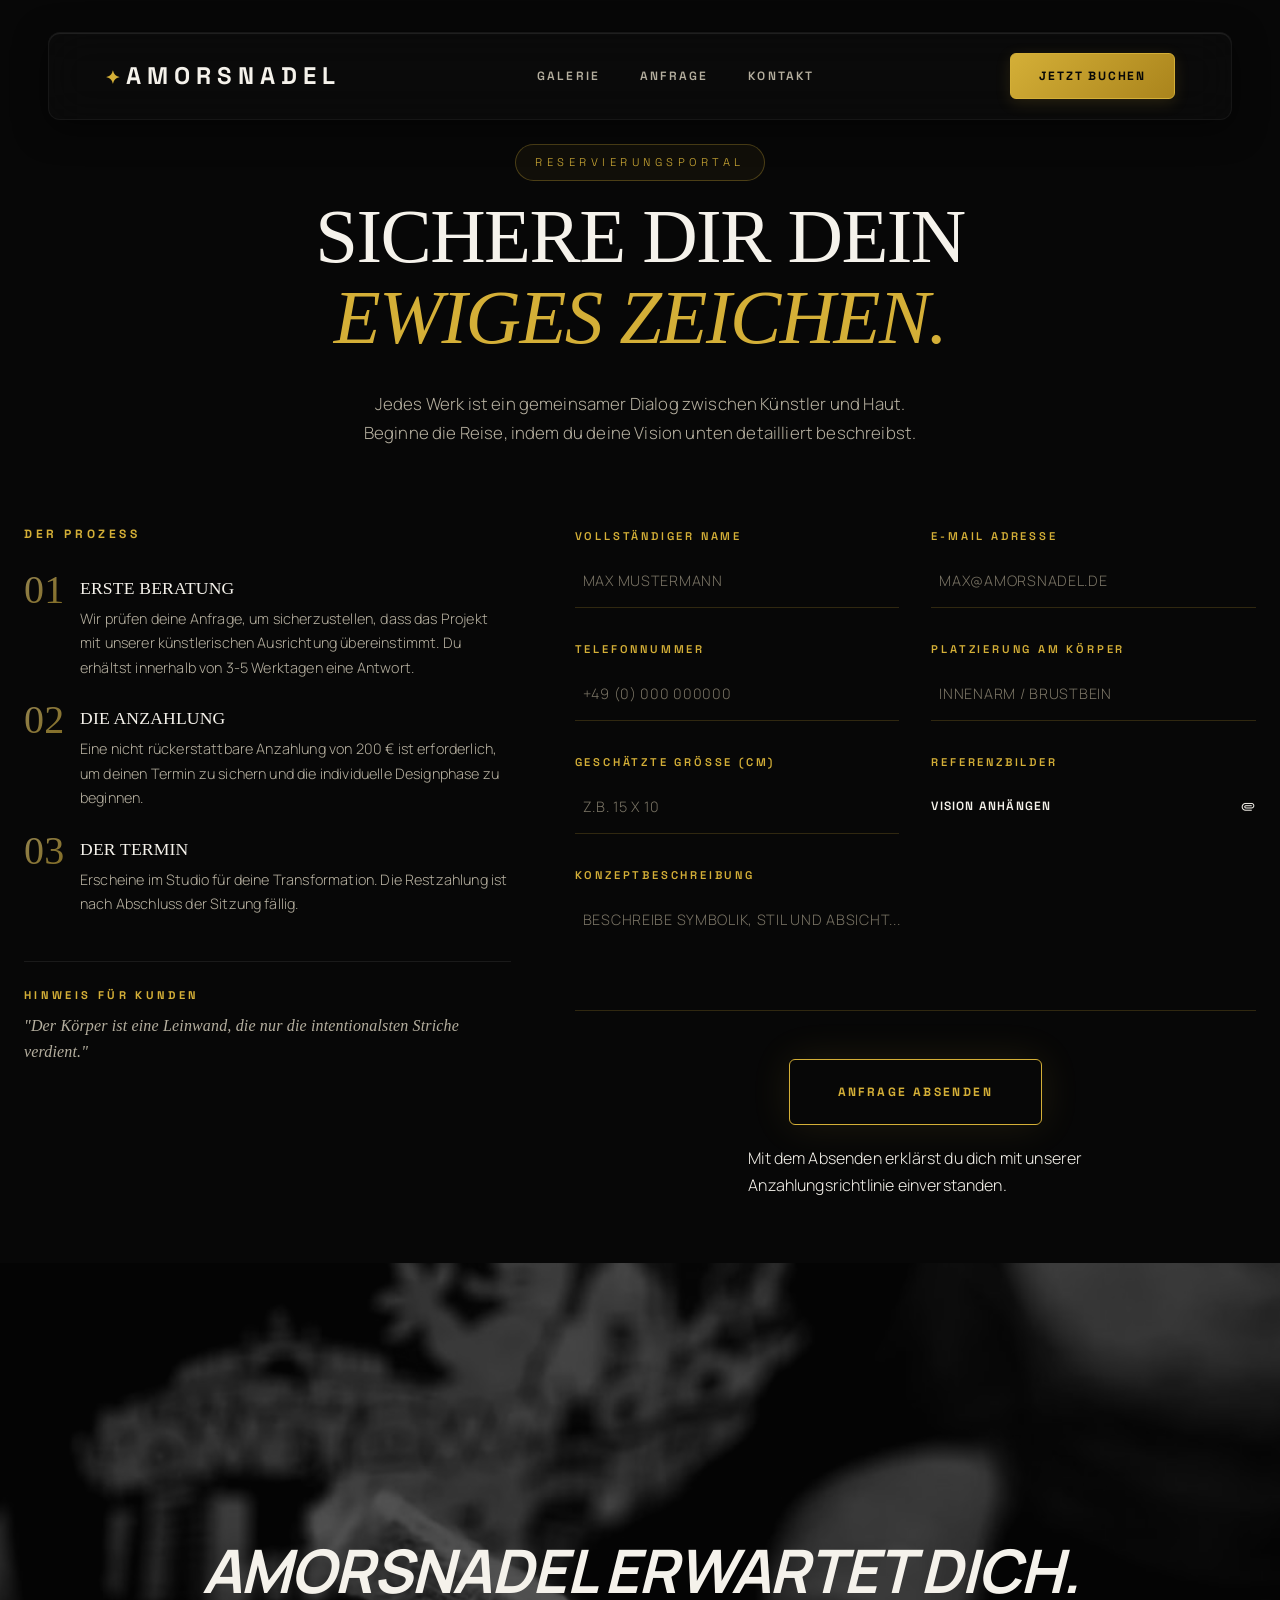
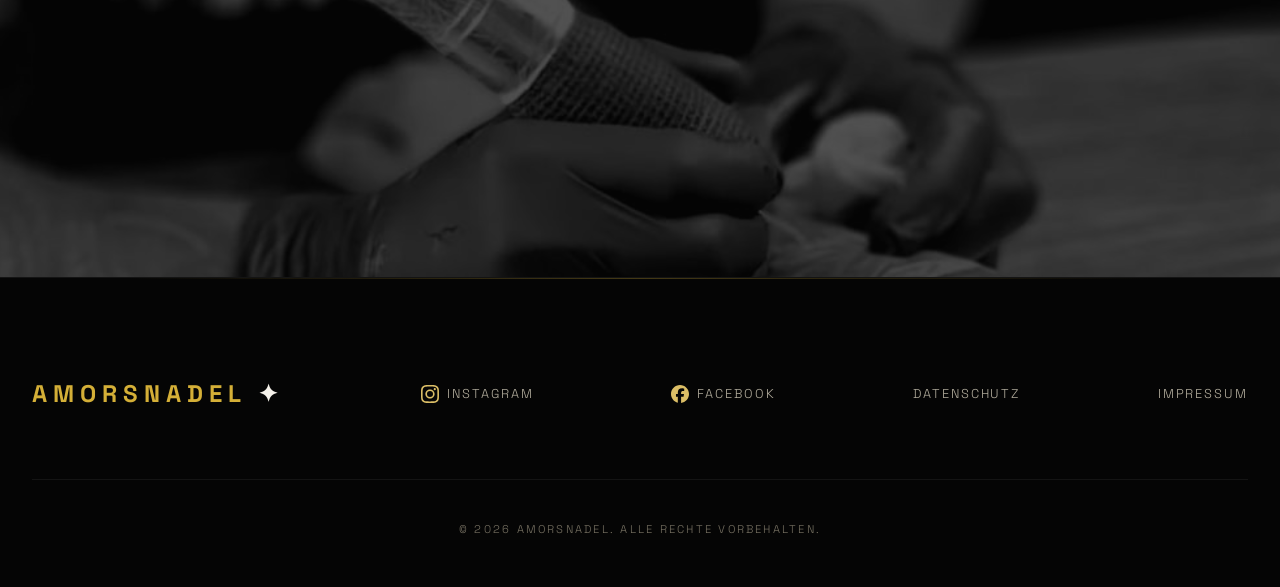
<file: anfrage.html>
<!DOCTYPE html>
<html class="dark" lang="de">
<head>
  <meta charset="utf-8" />
  <meta name="viewport" content="width=device-width, initial-scale=1.0" />
  <title>Anfrage – AmorsNadel</title>
  <meta name="description" content="Sichere dir dein Tattoo bei AmorsNadel – Buchungsanfrage und Beratungsprozess." />

  <!-- Fonts -->
  <link href="https://fonts.googleapis.com" rel="preconnect" />
  <link href="https://fonts.gstatic.com" rel="preconnect" crossorigin />
  <link href="https://fonts.googleapis.com/css2?family=Space+Grotesk:wght@300;400;500;600;700&family=Manrope:wght@200;300;400;500;600;700;800&display=swap" rel="stylesheet" />
  <link href="https://fonts.googleapis.com/css2?family=Material+Symbols+Outlined:wght,FILL@100..700,0..1&display=swap" rel="stylesheet" />

  <!-- Styles -->
  <link rel="stylesheet" href="css/style.css" />
  <link rel="stylesheet" href="css/pages.css" />

  <style>
    .reveal {
      opacity: 0;
      transform: translateY(30px);
      transition: opacity 0.8s ease, transform 0.8s ease;
    }
    .reveal.revealed {
      opacity: 1;
      transform: translateY(0);
    }
  </style>
</head>
<body>
  <!-- ===== Navigation ===== -->
  <nav class="nav">
    <a href="index.html" class="nav__logo">AMORSNADEL</a>
    <div class="nav__links">
      <a href="galerie.html" class="nav__link">Galerie</a>
      <a href="anfrage.html" class="nav__link nav__link--active">Anfrage</a>
      <a href="kontakt.html" class="nav__link">Kontakt</a>
    </div>
    <a href="anfrage.html" class="nav__cta">Jetzt Buchen</a>
    <button class="nav__hamburger" aria-label="Menü öffnen">
      <span></span><span></span><span></span>
    </button>
  </nav>

  <div class="nav__mobile-menu">
    <a href="galerie.html" class="nav__link">Galerie</a>
    <a href="anfrage.html" class="nav__link nav__link--active">Anfrage</a>
    <a href="kontakt.html" class="nav__link">Kontakt</a>
  </div>

  <main style="padding-top: 5rem;">
    <!-- ===== Hero Header ===== -->
    <section class="anfrage-hero">
      <div class="anfrage-hero__inner reveal">
        <span class="anfrage-hero__label font-body">Reservierungsportal</span>
        <h1 class="anfrage-hero__title">
          SICHERE DIR DEIN <br /><span>EWIGES ZEICHEN.</span>
        </h1>
        <p class="anfrage-hero__desc">
          Jedes Werk ist ein gemeinsamer Dialog zwischen Künstler und Haut. Beginne die Reise, indem du deine Vision unten detailliert beschreibst.
        </p>
      </div>
    </section>

    <!-- ===== Booking Content Grid ===== -->
    <section class="booking-grid">
      <!-- Left: Process -->
      <div class="booking-process">
        <div class="booking-process__sticky reveal">
          <h2 class="booking-process__title font-headline">DER PROZESS</h2>

          <div class="booking-step">
            <span class="booking-step__number">01</span>
            <h3 class="booking-step__title">ERSTE BERATUNG</h3>
            <p class="booking-step__desc">
              Wir prüfen deine Anfrage, um sicherzustellen, dass das Projekt mit unserer künstlerischen Ausrichtung übereinstimmt. Du erhältst innerhalb von 3-5 Werktagen eine Antwort.
            </p>
          </div>

          <div class="booking-step">
            <span class="booking-step__number">02</span>
            <h3 class="booking-step__title">DIE ANZAHLUNG</h3>
            <p class="booking-step__desc">
              Eine nicht rückerstattbare Anzahlung von 200 € ist erforderlich, um deinen Termin zu sichern und die individuelle Designphase zu beginnen.
            </p>
          </div>

          <div class="booking-step">
            <span class="booking-step__number">03</span>
            <h3 class="booking-step__title">DER TERMIN</h3>
            <p class="booking-step__desc">
              Erscheine im Studio für deine Transformation. Die Restzahlung ist nach Abschluss der Sitzung fällig.
            </p>
          </div>

          <div class="booking-note">
            <p class="booking-note__label font-body">Hinweis für Kunden</p>
            <p class="booking-note__text">"Der Körper ist eine Leinwand, die nur die intentionalsten Striche verdient."</p>
          </div>
        </div>
      </div>

      <!-- Right: Form -->
      <div class="booking-form-section">
        <form class="booking-form reveal">
          <div class="booking-form__row">
            <div class="booking-form__group">
              <label>Vollständiger Name</label>
              <input type="text" class="form-underline" placeholder="MAX MUSTERMANN" required />
            </div>
            <div class="booking-form__group">
              <label>E-Mail Adresse</label>
              <input type="email" class="form-underline" placeholder="MAX@AMORSNADEL.DE" required />
            </div>
          </div>

          <div class="booking-form__row">
            <div class="booking-form__group">
              <label>Telefonnummer</label>
              <input type="tel" class="form-underline" placeholder="+49 (0) 000 000000" />
            </div>
            <div class="booking-form__group">
              <label>Platzierung am Körper</label>
              <input type="text" class="form-underline" placeholder="INNENARM / BRUSTBEIN" />
            </div>
          </div>

          <div class="booking-form__row">
            <div class="booking-form__group">
              <label>Geschätzte Größe (CM)</label>
              <input type="text" class="form-underline" placeholder="Z.B. 15 X 10" />
            </div>
            <div class="booking-form__group">
              <label>Referenzbilder</label>
              <div style="position:relative; width:100%">
                <input type="file" id="file-upload" style="display:none" />
                <label for="file-upload" style="display:flex; align-items:center; justify-content:space-between; padding:1rem 0; color:var(--outline-variant); border-bottom:1px solid var(--outline-variant); cursor:pointer; transition:color 0.3s;">
                  <span class="font-headline" style="font-size:0.75rem; letter-spacing:0.1em; text-transform:uppercase">VISION ANHÄNGEN</span>
                  <span class="material-symbols-outlined" style="font-size:1rem">attachment</span>
                </label>
              </div>
            </div>
          </div>

          <div class="booking-form__group">
            <label>Konzeptbeschreibung</label>
            <textarea class="form-underline" rows="4" placeholder="BESCHREIBE SYMBOLIK, STIL UND ABSICHT..." style="resize:none"></textarea>
          </div>

          <div class="booking-form__actions">
            <button type="submit" class="btn btn--secondary" style="padding:1.5rem 3rem; box-shadow:0 0 40px rgba(242,202,80,0.1); letter-spacing:0.2em;">
              Anfrage absenden
            </button>
            <p class="booking-form__disclaimer">
              Mit dem Absenden erklärst du dich mit unserer<br />Anzahlungsrichtlinie einverstanden.
            </p>
          </div>
        </form>
      </div>
    </section>

    <!-- ===== Visual Divider Section ===== -->
    <section style="height:614px; position:relative; overflow:hidden; display:flex; align-items:center; justify-content:center;">
      <div style="position:absolute; inset:0; z-index:0;">
        <img src="Bilder/kunstbeiarbeit1.webp" alt="Studio-Atmosphäre" style="width:100%; height:100%; object-fit:cover; filter:grayscale(100%); opacity:0.3; transform:scale(1.1);" />
        <div style="position:absolute; inset:0; background:linear-gradient(to top, var(--surface), transparent, var(--surface))"></div>
      </div>
      <div style="position:relative; z-index:10; text-align:center; padding:0 2rem;">
        <h2 class="font-headline" style="font-size:clamp(2rem, 5vw, 3.75rem); font-weight:700; letter-spacing:-0.02em; font-style:italic;">AMORSNADEL ERWARTET DICH.</h2>
      </div>
    </section>
  </main>

  <!-- ===== Footer ===== -->
  <footer class="footer">
    <div class="footer__row">
      <a href="index.html" class="footer__logo">AMORSNADEL</a>
      <a href="#" class="footer__link footer__link--social" aria-label="Instagram">
        <img src="Bilder/instagram.svg" alt="" class="footer__icon" />
        <span>Instagram</span>
      </a>
      <a href="#" class="footer__link footer__link--social" aria-label="Facebook">
        <img src="Bilder/facebook.svg" alt="" class="footer__icon" />
        <span>Facebook</span>
      </a>
      <a href="datenschutz.html" class="footer__link">Datenschutz</a>
      <a href="impressum.html" class="footer__link">Impressum</a>
    </div>
    <div class="footer__copy">© 2026 AMORSNADEL. Alle Rechte vorbehalten.</div>
  </footer>

  <script src="js/main.js"></script>
</body>
</html>
</file>
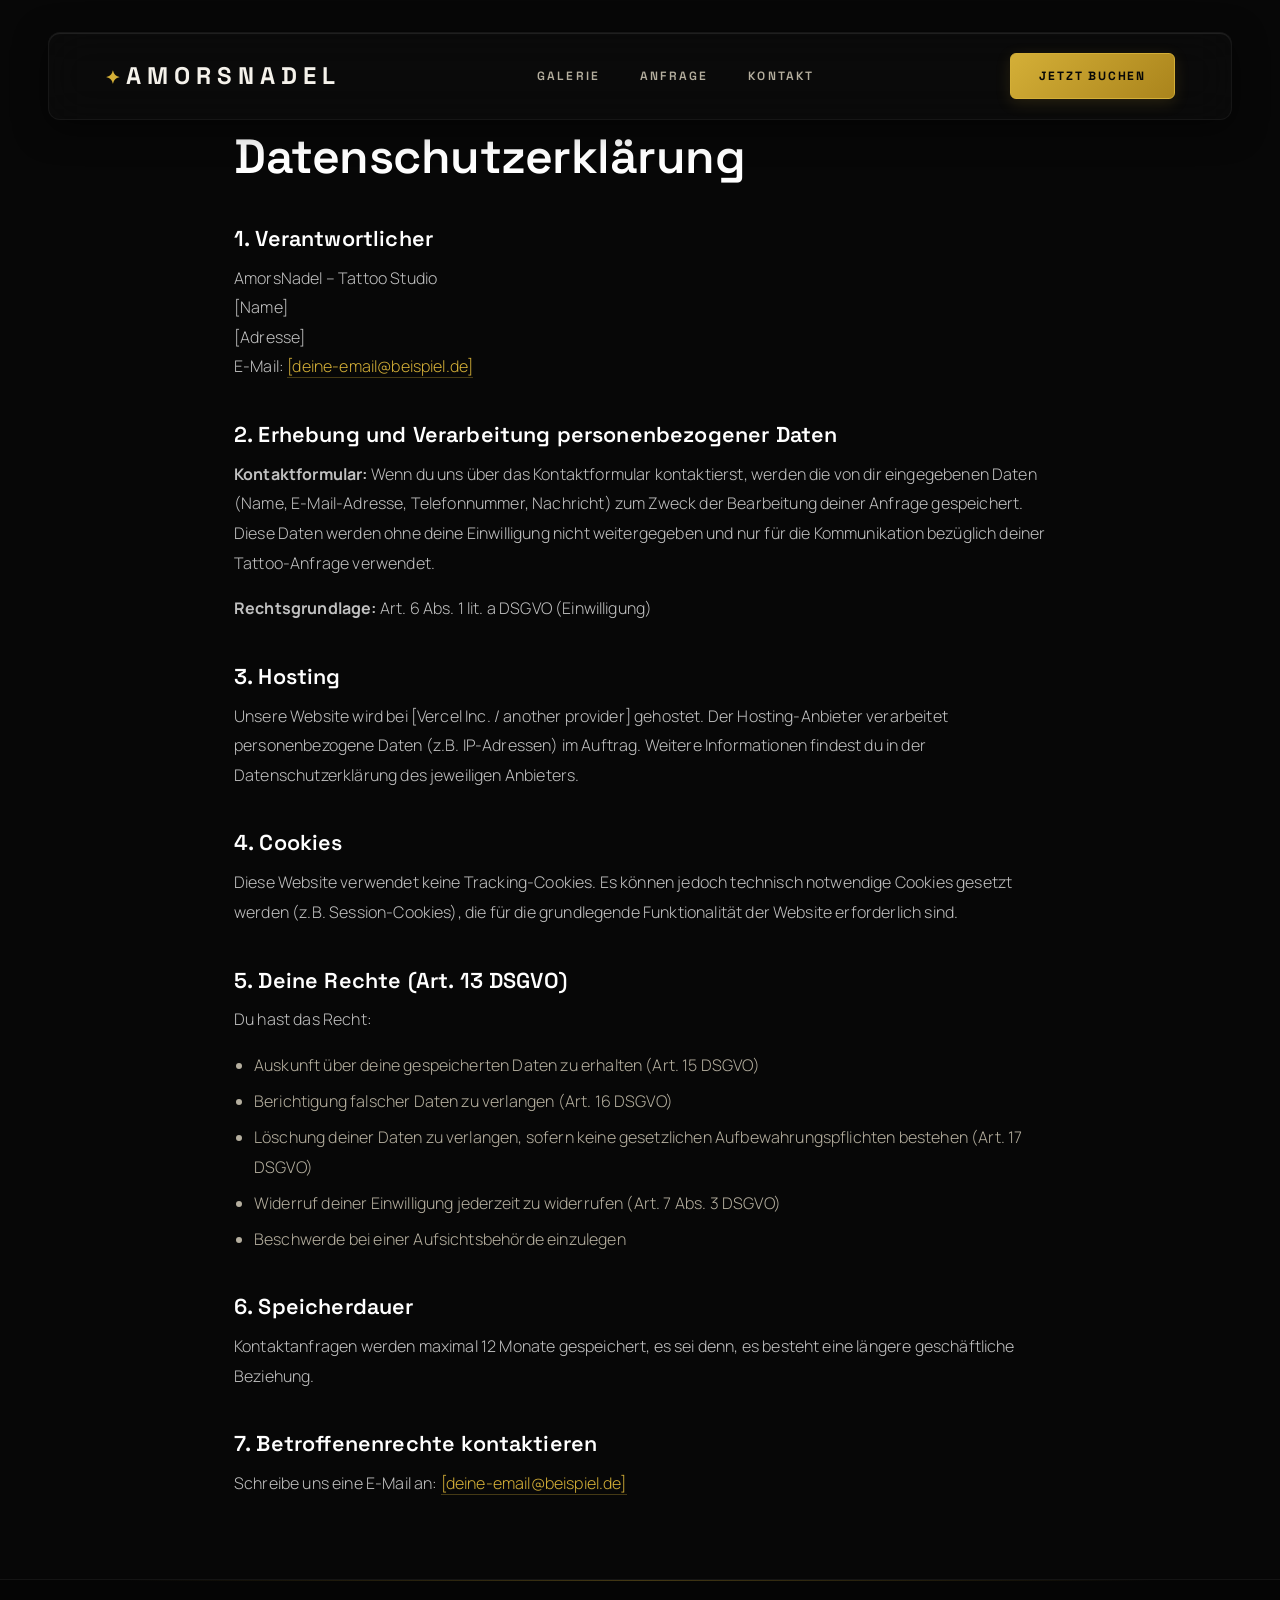
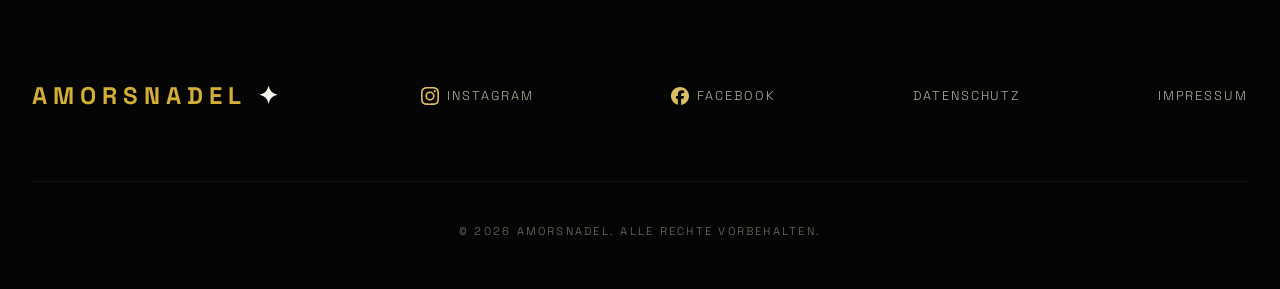
<file: datenschutz.html>
<!DOCTYPE html>
<html class="dark" lang="de">
<head>
  <meta charset="utf-8" />
  <meta name="viewport" content="width=device-width, initial-scale=1.0" />
  <title>Datenschutz – AmorsNadel</title>
  <meta name="description" content="Datenschutzerklärung von AmorsNadel – Tattoo Studio." />

  <!-- Fonts -->
  <link href="https://fonts.googleapis.com" rel="preconnect" />
  <link href="https://fonts.gstatic.com" rel="preconnect" crossorigin />
  <link href="https://fonts.googleapis.com/css2?family=Space+Grotesk:wght@300;400;500;600;700&family=Manrope:wght@200;300;400;500;600;700;800&display=swap" rel="stylesheet" />
  <link href="https://fonts.googleapis.com/css2?family=Material+Symbols+Outlined:wght,FILL@100..700,0..1&display=swap" rel="stylesheet" />

  <!-- Styles -->
  <link rel="stylesheet" href="css/style.css" />
  <link rel="stylesheet" href="css/pages.css" />

  <style>
    .legal-page {
      max-width: 860px;
      margin: 0 auto;
      padding: 8rem 1.5rem 4rem;
      color: rgba(255, 255, 255, 0.85);
      line-height: 1.75;
      font-family: 'Manrope', sans-serif;
    }
    .legal-page h1 {
      font-family: 'Space Grotesk', sans-serif;
      font-size: clamp(2rem, 5vw, 3rem);
      font-weight: 600;
      margin-bottom: 2rem;
      color: #fff;
      letter-spacing: -0.01em;
    }
    .legal-page h2 {
      font-family: 'Space Grotesk', sans-serif;
      font-size: 1.35rem;
      font-weight: 600;
      margin-top: 2.5rem;
      margin-bottom: 0.75rem;
      color: #fff;
    }
    .legal-page p,
    .legal-page ul {
      font-size: 1rem;
      color: rgba(255, 255, 255, 0.75);
    }
    .legal-page ul {
      padding-left: 1.25rem;
    }
    .legal-page ul li {
      margin-bottom: 0.4rem;
    }
    .legal-page a {
      color: #d4af37;
      text-decoration: none;
      border-bottom: 1px solid rgba(212, 175, 55, 0.3);
      transition: border-color 0.2s;
    }
    .legal-page a:hover {
      border-color: #d4af37;
    }
  </style>
</head>
<body>
  <!-- ===== Navigation ===== -->
  <nav class="nav">
    <a href="index.html" class="nav__logo">AMORSNADEL</a>
    <div class="nav__links">
      <a href="galerie.html" class="nav__link">Galerie</a>
      <a href="anfrage.html" class="nav__link">Anfrage</a>
      <a href="kontakt.html" class="nav__link">Kontakt</a>
    </div>
    <a href="anfrage.html" class="nav__cta">Jetzt Buchen</a>
    <button class="nav__hamburger" aria-label="Menü öffnen">
      <span></span><span></span><span></span>
    </button>
  </nav>

  <!-- Mobile Menu -->
  <div class="nav__mobile-menu">
    <a href="galerie.html" class="nav__link">Galerie</a>
    <a href="anfrage.html" class="nav__link">Anfrage</a>
    <a href="kontakt.html" class="nav__link">Kontakt</a>
  </div>

  <!-- ===== Content ===== -->
  <main class="legal-page">
    <h1>Datenschutzerklärung</h1>

    <h2>1. Verantwortlicher</h2>
    <p>
      AmorsNadel – Tattoo Studio<br />
      [Name]<br />
      [Adresse]<br />
      E-Mail: <a href="mailto:[deine-email@beispiel.de]">[deine-email@beispiel.de]</a>
    </p>

    <h2>2. Erhebung und Verarbeitung personenbezogener Daten</h2>
    <p>
      <strong>Kontaktformular:</strong> Wenn du uns über das Kontaktformular kontaktierst, werden die von dir eingegebenen Daten (Name, E-Mail-Adresse, Telefonnummer, Nachricht) zum Zweck der Bearbeitung deiner Anfrage gespeichert. Diese Daten werden ohne deine Einwilligung nicht weitergegeben und nur für die Kommunikation bezüglich deiner Tattoo-Anfrage verwendet.
    </p>
    <p>
      <strong>Rechtsgrundlage:</strong> Art. 6 Abs. 1 lit. a DSGVO (Einwilligung)
    </p>

    <h2>3. Hosting</h2>
    <p>
      Unsere Website wird bei [Vercel Inc. / another provider] gehostet. Der Hosting-Anbieter verarbeitet personenbezogene Daten (z.B. IP-Adressen) im Auftrag. Weitere Informationen findest du in der Datenschutzerklärung des jeweiligen Anbieters.
    </p>

    <h2>4. Cookies</h2>
    <p>
      Diese Website verwendet keine Tracking-Cookies. Es können jedoch technisch notwendige Cookies gesetzt werden (z.B. Session-Cookies), die für die grundlegende Funktionalität der Website erforderlich sind.
    </p>

    <h2>5. Deine Rechte (Art. 13 DSGVO)</h2>
    <p>Du hast das Recht:</p>
    <ul>
      <li>Auskunft über deine gespeicherten Daten zu erhalten (Art. 15 DSGVO)</li>
      <li>Berichtigung falscher Daten zu verlangen (Art. 16 DSGVO)</li>
      <li>Löschung deiner Daten zu verlangen, sofern keine gesetzlichen Aufbewahrungspflichten bestehen (Art. 17 DSGVO)</li>
      <li>Widerruf deiner Einwilligung jederzeit zu widerrufen (Art. 7 Abs. 3 DSGVO)</li>
      <li>Beschwerde bei einer Aufsichtsbehörde einzulegen</li>
    </ul>

    <h2>6. Speicherdauer</h2>
    <p>
      Kontaktanfragen werden maximal 12 Monate gespeichert, es sei denn, es besteht eine längere geschäftliche Beziehung.
    </p>

    <h2>7. Betroffenenrechte kontaktieren</h2>
    <p>
      Schreibe uns eine E-Mail an: <a href="mailto:[deine-email@beispiel.de]">[deine-email@beispiel.de]</a>
    </p>
  </main>

  <!-- ===== Footer ===== -->
  <footer class="footer">
    <div class="footer__row">
      <a href="index.html" class="footer__logo">AMORSNADEL</a>
      <a href="#" class="footer__link footer__link--social" aria-label="Instagram">
        <img src="Bilder/instagram.svg" alt="" class="footer__icon" />
        <span>Instagram</span>
      </a>
      <a href="#" class="footer__link footer__link--social" aria-label="Facebook">
        <img src="Bilder/facebook.svg" alt="" class="footer__icon" />
        <span>Facebook</span>
      </a>
      <a href="datenschutz.html" class="footer__link">Datenschutz</a>
      <a href="impressum.html" class="footer__link">Impressum</a>
    </div>
    <div class="footer__copy">© 2026 AMORSNADEL. Alle Rechte vorbehalten.</div>
  </footer>

  <script src="js/main.js"></script>
</body>
</html>
</file>
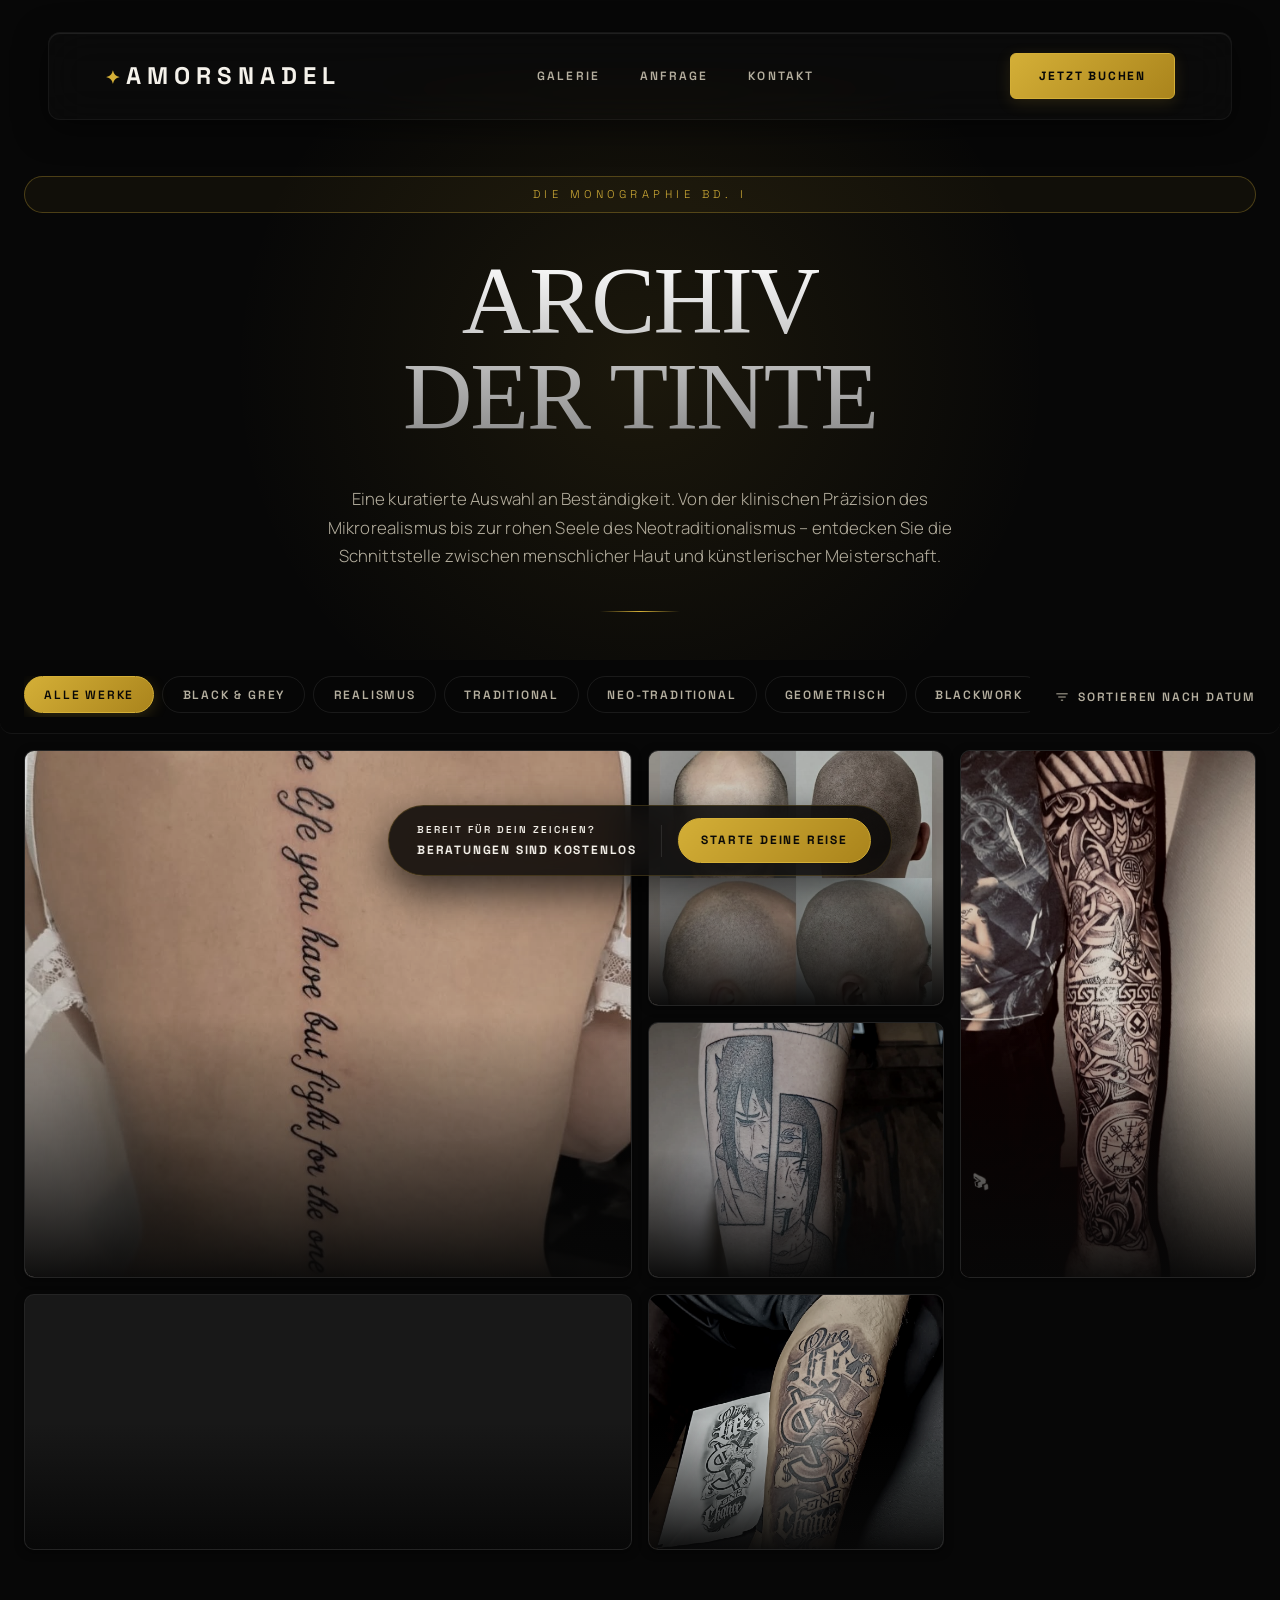
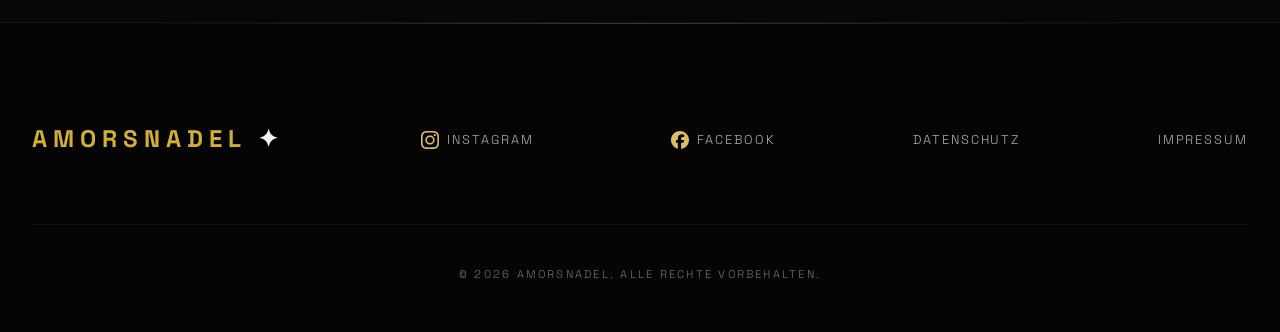
<file: galerie.html>
<!DOCTYPE html>
<html class="dark" lang="de">
<head>
  <meta charset="utf-8" />
  <meta name="viewport" content="width=device-width, initial-scale=1.0" />
  <title>Galerie – AmorsNadel</title>
  <meta name="description" content="Das Archiv der Tinte – Entdecke kuratierte Tattoo-Kunst von AmorsNadel." />

  <!-- Fonts -->
  <link href="https://fonts.googleapis.com" rel="preconnect" />
  <link href="https://fonts.gstatic.com" rel="preconnect" crossorigin />
  <link href="https://fonts.googleapis.com/css2?family=Space+Grotesk:wght@300;400;500;600;700&family=Manrope:wght@200;300;400;500;600;700;800&display=swap" rel="stylesheet" />
  <link href="https://fonts.googleapis.com/css2?family=Material+Symbols+Outlined:wght,FILL@100..700,0..1&display=swap" rel="stylesheet" />

  <!-- Styles -->
  <link rel="stylesheet" href="css/style.css" />
  <link rel="stylesheet" href="css/pages.css" />

  <style>
    .reveal {
      opacity: 0;
      transform: translateY(30px);
      transition: opacity 0.8s ease, transform 0.8s ease;
    }
    .reveal.revealed {
      opacity: 1;
      transform: translateY(0);
    }
  </style>
</head>
<body>
  <!-- ===== Navigation ===== -->
  <nav class="nav">
    <a href="index.html" class="nav__logo">AMORSNADEL</a>
    <div class="nav__links">
      <a href="galerie.html" class="nav__link nav__link--active">Galerie</a>
      <a href="anfrage.html" class="nav__link">Anfrage</a>
      <a href="kontakt.html" class="nav__link">Kontakt</a>
    </div>
    <a href="anfrage.html" class="nav__cta">Jetzt Buchen</a>
    <button class="nav__hamburger" aria-label="Menü öffnen">
      <span></span><span></span><span></span>
    </button>
  </nav>

  <div class="nav__mobile-menu">
    <a href="galerie.html" class="nav__link nav__link--active">Galerie</a>
    <a href="anfrage.html" class="nav__link">Anfrage</a>
    <a href="kontakt.html" class="nav__link">Kontakt</a>
  </div>

  <main style="padding-top: 5rem;">
    <!-- ===== Hero ===== -->
    <header class="galerie-hero">
      <div class="galerie-hero__glow"></div>
      <div style="position:relative; z-index:10; display:flex; flex-direction:column; gap:1rem;">
        <span class="galerie-hero__badge">Die Monographie Bd. I</span>
        <h1 class="galerie-hero__title">ARCHIV<br />DER TINTE</h1>
        <p class="galerie-hero__desc">
          Eine kuratierte Auswahl an Beständigkeit. Von der klinischen Präzision des Mikrorealismus bis zur rohen Seele des Neotraditionalismus – entdecken Sie die Schnittstelle zwischen menschlicher Haut und künstlerischer Meisterschaft.
        </p>
      </div>
      <div class="galerie-hero__line"></div>
    </header>

    <!-- ===== Filter Bar ===== -->
    <section class="filter-bar no-scrollbar">
      <div class="filter-bar__inner">
        <div class="filter-bar__buttons">
          <button class="filter-bar__btn filter-bar__btn--active" data-filter="all">Alle Werke</button>
          <button class="filter-bar__btn" data-filter="blackgrey">Black &amp; Grey</button>
          <button class="filter-bar__btn" data-filter="realismus">Realismus</button>
          <button class="filter-bar__btn" data-filter="traditional">Traditional</button>
          <button class="filter-bar__btn" data-filter="neo">Neo-Traditional</button>
          <button class="filter-bar__btn" data-filter="geometrisch">Geometrisch</button>
          <button class="filter-bar__btn" data-filter="blackwork">Blackwork</button>
        </div>
        <div class="filter-bar__sort">
          <span class="material-symbols-outlined" style="font-size:1rem">filter_list</span>
          <span>Sortieren nach Datum</span>
        </div>
      </div>
    </section>

    <!-- ===== Masonry Gallery ===== -->
    <section style="padding: 1rem; background: var(--surface);" class="reveal">
      <div class="gallery-grid" style="padding:0 0.5rem;">

        <!-- Item 1: Large Feature -->
        <div class="gallery-item gallery-item--large" data-tags="blackgrey realismus" style="cursor:crosshair">
          <img src="Bilder/ruecken.webp" alt="Rücken-Tattoo" />
          <div class="gallery-item__overlay"></div>
          <div class="gallery-item__info">
            <p class="gallery-item__title" style="font-size:1.5rem">Vincenzo Rossi</p>
            <p class="gallery-item__tag">Black &amp; Grey Realismus</p>
          </div>
        </div>

        <!-- Item 2 -->
        <div class="gallery-item" data-tags="neo" style="cursor:crosshair">
          <img src="Bilder/haare.webp" alt="Haare Tattoo" />
          <div class="gallery-item__overlay"></div>
          <div class="gallery-item__info">
            <p class="gallery-item__title">Elena Vance</p>
            <p class="gallery-item__tag">Neo-Traditional</p>
          </div>
        </div>

        <!-- Item 3: Tall -->
        <div class="gallery-item gallery-item--tall" data-tags="traditional" style="cursor:crosshair">
          <img src="Bilder/odin.jpg" alt="Odin Tattoo" />
          <div class="gallery-item__overlay"></div>
          <div class="gallery-item__info">
            <p class="gallery-item__title">Jack Thorne</p>
            <p class="gallery-item__tag">Traditional</p>
          </div>
        </div>

        <!-- Item 4 -->
        <div class="gallery-item" data-tags="geometrisch" style="cursor:crosshair">
          <img src="Bilder/naruto.webp" alt="Naruto Tattoo" />
          <div class="gallery-item__overlay"></div>
          <div class="gallery-item__info">
            <p class="gallery-item__title">Mila Kunis</p>
            <p class="gallery-item__tag">Geometrisch</p>
          </div>
        </div>

        <!-- Item 5: Wide -->
        <div class="gallery-item gallery-item--wide" data-tags="realismus" style="cursor:crosshair">
          <video src="Bilder/video1.mp4" autoplay muted loop playsinline style="width:100%;height:100%;object-fit:cover;"></video>
          <div class="gallery-item__overlay"></div>
          <div class="gallery-item__info">
            <p class="gallery-item__title">Vincenzo Rossi</p>
            <p class="gallery-item__tag">Mikro-Realismus</p>
          </div>
        </div>

        <!-- Item 6 -->
        <div class="gallery-item" data-tags="blackwork" style="cursor:crosshair">
          <img src="Bilder/donaldduck.webp" alt="Donald Duck Tattoo" />
          <div class="gallery-item__overlay"></div>
          <div class="gallery-item__info">
            <p class="gallery-item__title">Kuro Ink</p>
            <p class="gallery-item__tag">Abstraktes Blackwork</p>
          </div>
        </div>

      </div>
    </section>
  </main>

  <!-- ===== Footer ===== -->
  <footer class="footer">
    <div class="footer__row">
      <a href="index.html" class="footer__logo">AMORSNADEL</a>
      <a href="#" class="footer__link footer__link--social" aria-label="Instagram">
        <img src="Bilder/instagram.svg" alt="" class="footer__icon" />
        <span>Instagram</span>
      </a>
      <a href="#" class="footer__link footer__link--social" aria-label="Facebook">
        <img src="Bilder/facebook.svg" alt="" class="footer__icon" />
        <span>Facebook</span>
      </a>
      <a href="datenschutz.html" class="footer__link">Datenschutz</a>
      <a href="impressum.html" class="footer__link">Impressum</a>
    </div>
    <div class="footer__copy">© 2026 AMORSNADEL. Alle Rechte vorbehalten.</div>
  </footer>

  <!-- ===== Floating Booking Bar ===== -->
  <div class="floating-bar">
    <div class="floating-bar__text">
      <p style="font-size:0.625rem; letter-spacing:0.2em; text-transform:uppercase; color:var(--on-surface-variant)">Bereit für dein Zeichen?</p>
      <p style="font-size:0.75rem; font-weight:700; color:var(--secondary); text-transform:uppercase">Beratungen sind kostenlos</p>
    </div>
    <div class="floating-bar__divider"></div>
    <a href="anfrage.html" class="floating-bar__btn">Starte deine Reise</a>
  </div>

  <script src="js/main.js"></script>
</body>
</html>
</file>
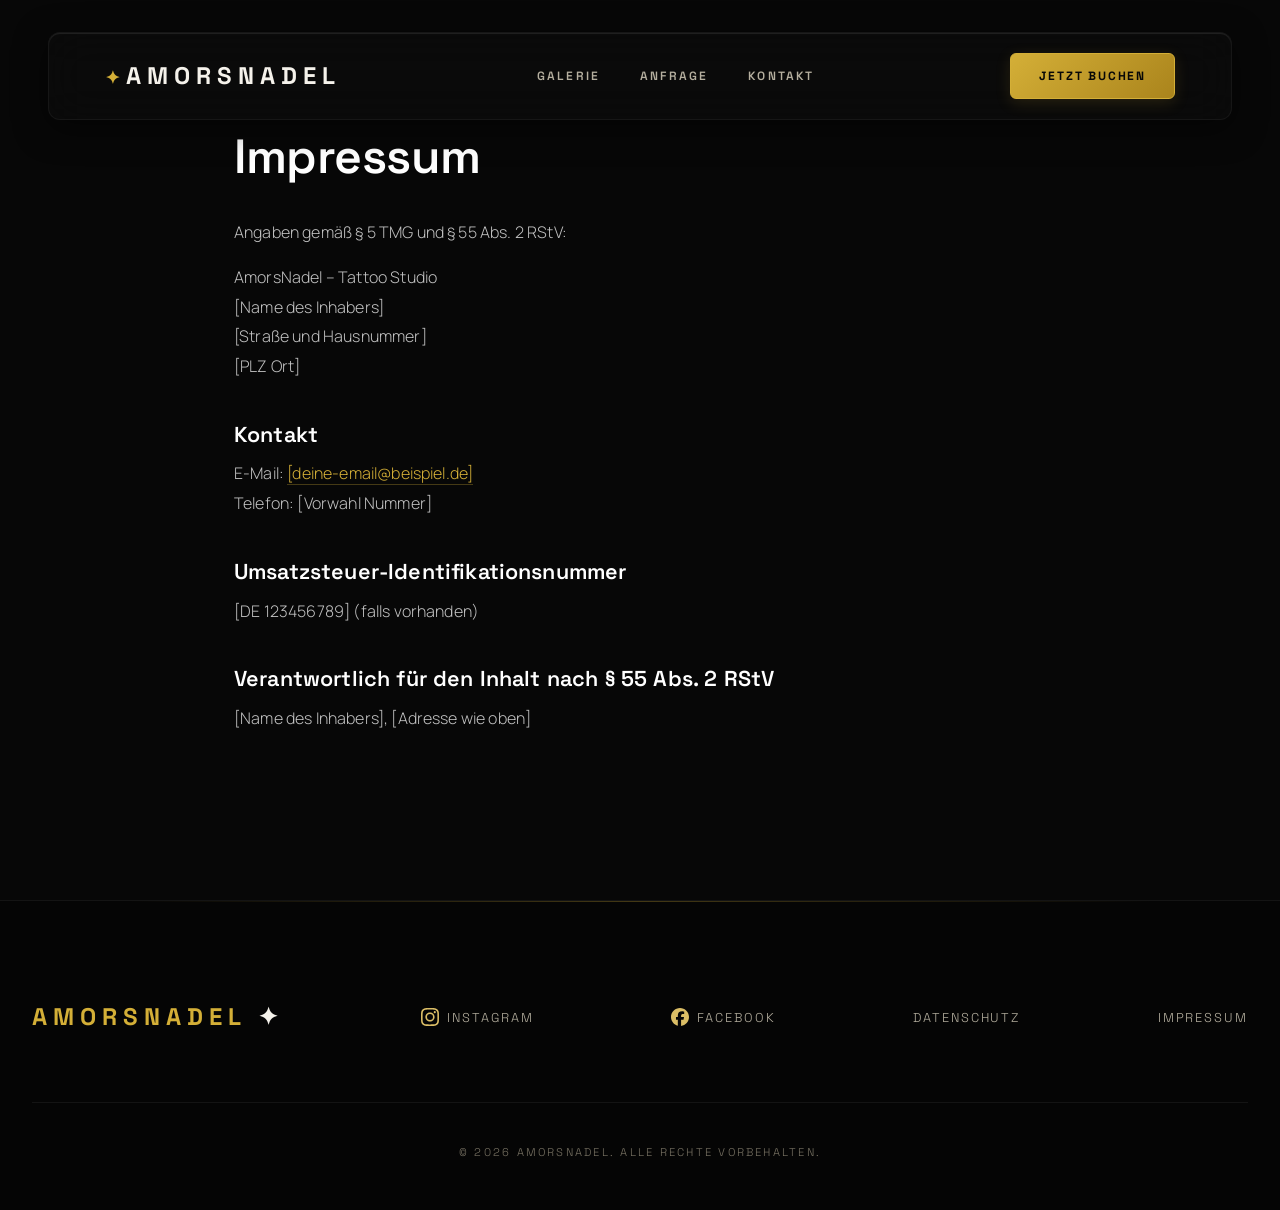
<file: impressum.html>
<!DOCTYPE html>
<html class="dark" lang="de">
<head>
  <meta charset="utf-8" />
  <meta name="viewport" content="width=device-width, initial-scale=1.0" />
  <title>Impressum – AmorsNadel</title>
  <meta name="description" content="Impressum von AmorsNadel – Tattoo Studio." />

  <!-- Fonts -->
  <link href="https://fonts.googleapis.com" rel="preconnect" />
  <link href="https://fonts.gstatic.com" rel="preconnect" crossorigin />
  <link href="https://fonts.googleapis.com/css2?family=Space+Grotesk:wght@300;400;500;600;700&family=Manrope:wght@200;300;400;500;600;700;800&display=swap" rel="stylesheet" />
  <link href="https://fonts.googleapis.com/css2?family=Material+Symbols+Outlined:wght,FILL@100..700,0..1&display=swap" rel="stylesheet" />

  <!-- Styles -->
  <link rel="stylesheet" href="css/style.css" />
  <link rel="stylesheet" href="css/pages.css" />

  <style>
    .legal-page {
      max-width: 860px;
      margin: 0 auto;
      padding: 8rem 1.5rem 4rem;
      color: rgba(255, 255, 255, 0.85);
      line-height: 1.75;
      font-family: 'Manrope', sans-serif;
    }
    .legal-page h1 {
      font-family: 'Space Grotesk', sans-serif;
      font-size: clamp(2rem, 5vw, 3rem);
      font-weight: 600;
      margin-bottom: 2rem;
      color: #fff;
      letter-spacing: -0.01em;
    }
    .legal-page h2 {
      font-family: 'Space Grotesk', sans-serif;
      font-size: 1.35rem;
      font-weight: 600;
      margin-top: 2.5rem;
      margin-bottom: 0.75rem;
      color: #fff;
    }
    .legal-page p {
      font-size: 1rem;
      color: rgba(255, 255, 255, 0.75);
    }
    .legal-page a {
      color: #d4af37;
      text-decoration: none;
      border-bottom: 1px solid rgba(212, 175, 55, 0.3);
      transition: border-color 0.2s;
    }
    .legal-page a:hover {
      border-color: #d4af37;
    }
  </style>
</head>
<body>
  <!-- ===== Navigation ===== -->
  <nav class="nav">
    <a href="index.html" class="nav__logo">AMORSNADEL</a>
    <div class="nav__links">
      <a href="galerie.html" class="nav__link">Galerie</a>
      <a href="anfrage.html" class="nav__link">Anfrage</a>
      <a href="kontakt.html" class="nav__link">Kontakt</a>
    </div>
    <a href="anfrage.html" class="nav__cta">Jetzt Buchen</a>
    <button class="nav__hamburger" aria-label="Menü öffnen">
      <span></span><span></span><span></span>
    </button>
  </nav>

  <!-- Mobile Menu -->
  <div class="nav__mobile-menu">
    <a href="galerie.html" class="nav__link">Galerie</a>
    <a href="anfrage.html" class="nav__link">Anfrage</a>
    <a href="kontakt.html" class="nav__link">Kontakt</a>
  </div>

  <!-- ===== Content ===== -->
  <main class="legal-page">
    <h1>Impressum</h1>

    <p>Angaben gemäß § 5 TMG und § 55 Abs. 2 RStV:</p>

    <p>
      AmorsNadel – Tattoo Studio<br />
      [Name des Inhabers]<br />
      [Straße und Hausnummer]<br />
      [PLZ Ort]
    </p>

    <h2>Kontakt</h2>
    <p>
      E-Mail: <a href="mailto:[deine-email@beispiel.de]">[deine-email@beispiel.de]</a><br />
      Telefon: [Vorwahl Nummer]
    </p>

    <h2>Umsatzsteuer-Identifikationsnummer</h2>
    <p>
      [DE 123456789] (falls vorhanden)
    </p>

    <h2>Verantwortlich für den Inhalt nach § 55 Abs. 2 RStV</h2>
    <p>
      [Name des Inhabers], [Adresse wie oben]
    </p>
  </main>

  <!-- ===== Footer ===== -->
  <footer class="footer">
    <div class="footer__row">
      <a href="index.html" class="footer__logo">AMORSNADEL</a>
      <a href="#" class="footer__link footer__link--social" aria-label="Instagram">
        <img src="Bilder/instagram.svg" alt="" class="footer__icon" />
        <span>Instagram</span>
      </a>
      <a href="#" class="footer__link footer__link--social" aria-label="Facebook">
        <img src="Bilder/facebook.svg" alt="" class="footer__icon" />
        <span>Facebook</span>
      </a>
      <a href="datenschutz.html" class="footer__link">Datenschutz</a>
      <a href="impressum.html" class="footer__link">Impressum</a>
    </div>
    <div class="footer__copy">© 2026 AMORSNADEL. Alle Rechte vorbehalten.</div>
  </footer>

  <script src="js/main.js"></script>
</body>
</html>
</file>
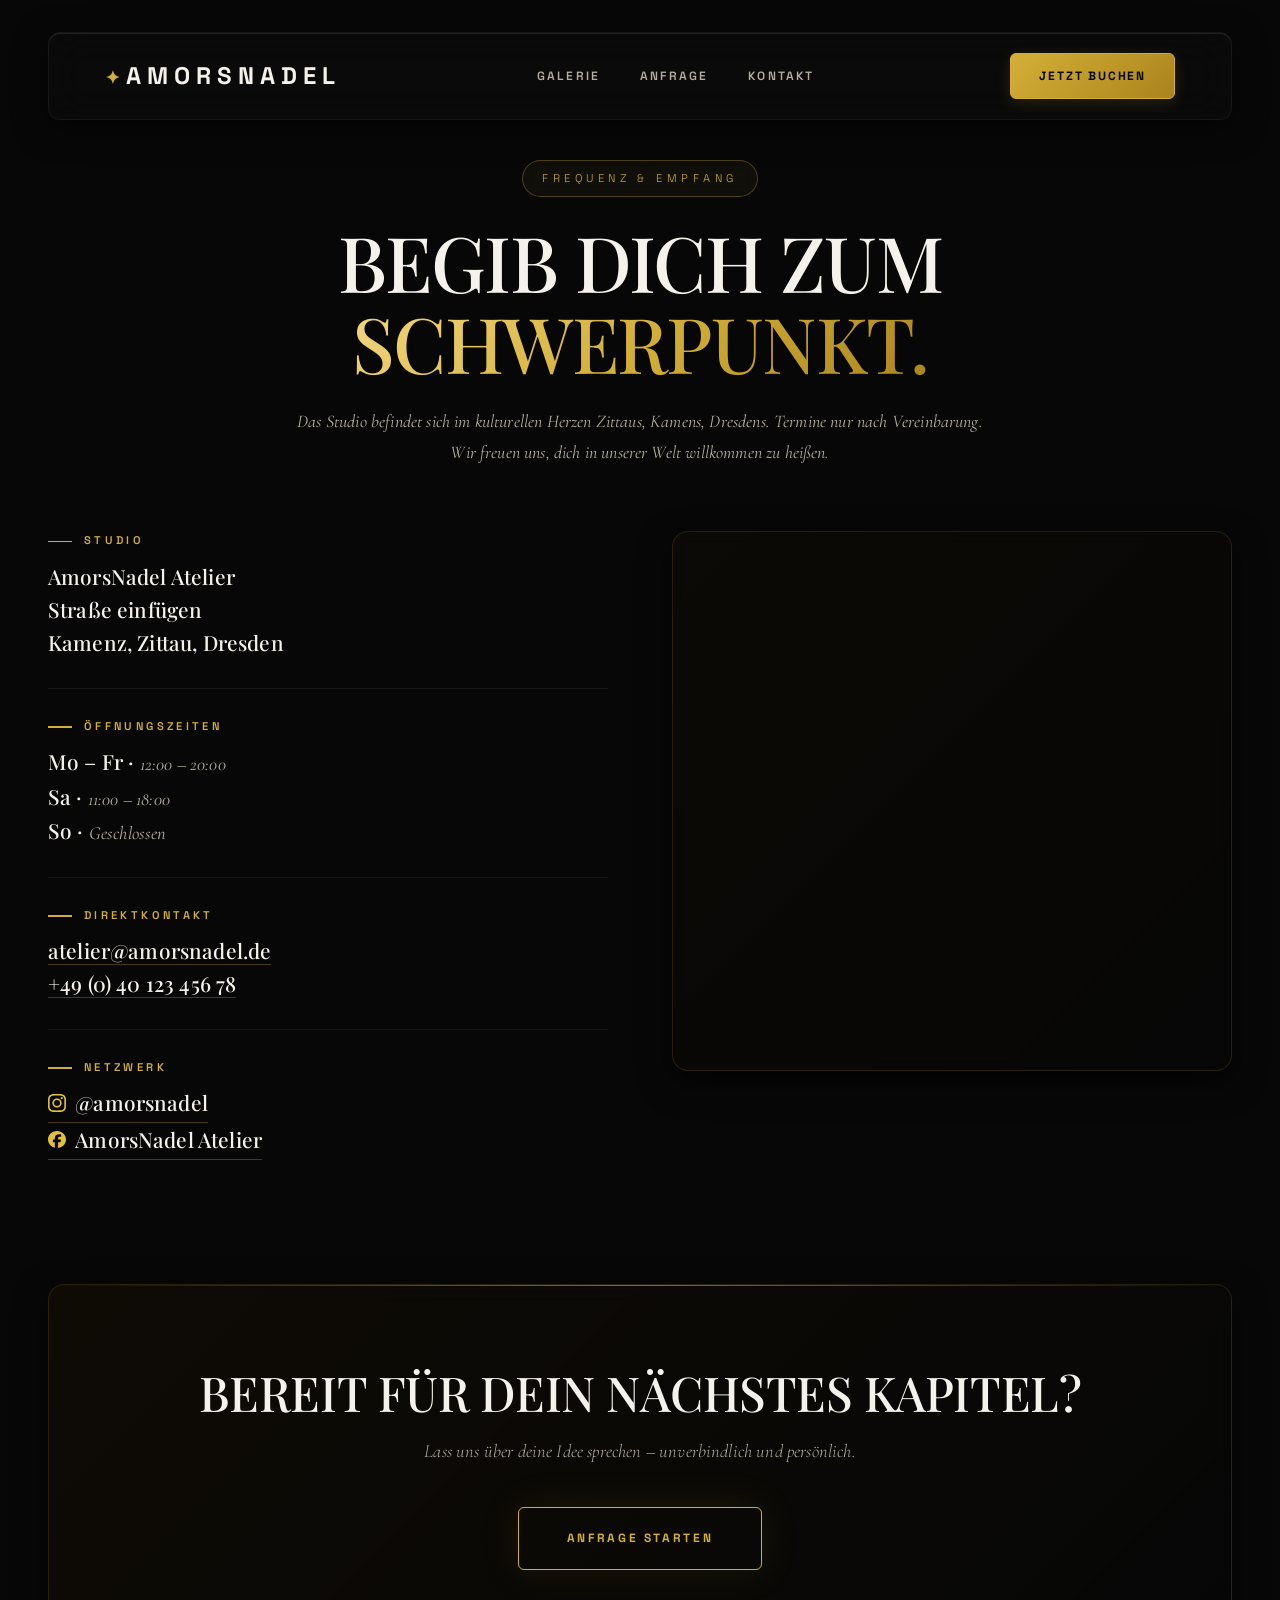
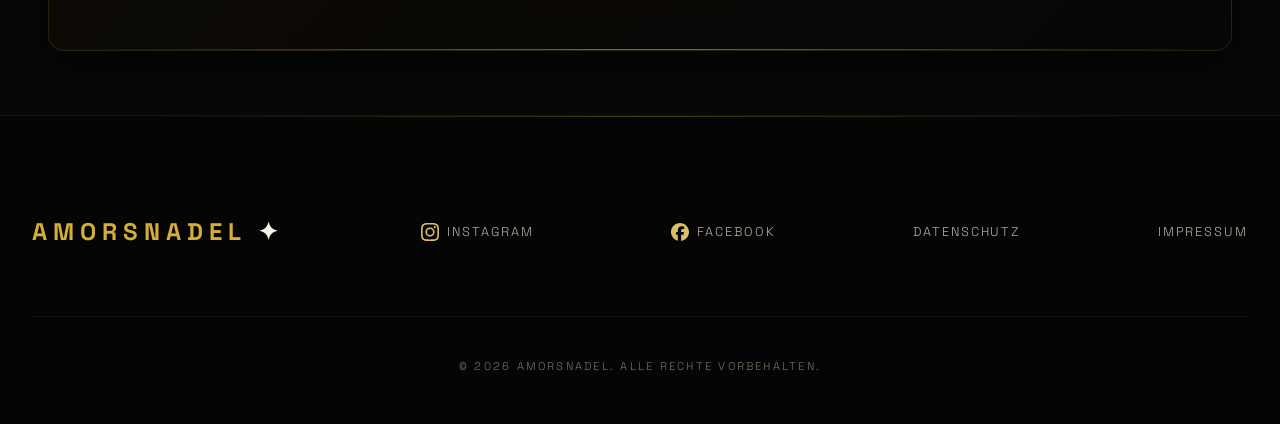
<file: kontakt.html>
<!DOCTYPE html>
<html class="dark" lang="de">
<head>
  <meta charset="utf-8" />
  <meta name="viewport" content="width=device-width, initial-scale=1.0" />
  <title>Kontakt – AmorsNadel</title>
  <meta name="description" content="Kontaktiere AmorsNadel – Besuche unser Studio oder nimm direkt Kontakt auf." />

  <!-- Fonts -->
  <link href="https://fonts.googleapis.com" rel="preconnect" />
  <link href="https://fonts.gstatic.com" rel="preconnect" crossorigin />
  <link href="https://fonts.googleapis.com/css2?family=Space+Grotesk:wght@300;400;500;600;700&family=Manrope:wght@200;300;400;500;600;700;800&family=Playfair+Display:ital,wght@0,400;0,500;0,600;1,400;1,500&family=Cormorant+Garamond:ital,wght@0,400;0,500;1,400&display=swap" rel="stylesheet" />
  <link href="https://fonts.googleapis.com/css2?family=Material+Symbols+Outlined:wght,FILL@100..700,0..1&display=swap" rel="stylesheet" />

  <!-- Styles -->
  <link rel="stylesheet" href="css/style.css" />
  <link rel="stylesheet" href="css/pages.css" />

  <style>
    .reveal {
      opacity: 0;
      transform: translateY(30px);
      transition: opacity 0.8s ease, transform 0.8s ease;
    }
    .reveal.revealed {
      opacity: 1;
      transform: translateY(0);
    }
  </style>
</head>
<body>
  <!-- ===== Navigation ===== -->
  <nav class="nav">
    <a href="index.html" class="nav__logo">AMORSNADEL</a>
    <div class="nav__links">
      <a href="galerie.html" class="nav__link">Galerie</a>
      <a href="anfrage.html" class="nav__link">Anfrage</a>
      <a href="kontakt.html" class="nav__link nav__link--active">Kontakt</a>
    </div>
    <a href="anfrage.html" class="nav__cta">Jetzt Buchen</a>
    <button class="nav__hamburger" aria-label="Menü öffnen">
      <span></span><span></span><span></span>
    </button>
  </nav>

  <div class="nav__mobile-menu">
    <a href="galerie.html" class="nav__link">Galerie</a>
    <a href="anfrage.html" class="nav__link">Anfrage</a>
    <a href="kontakt.html" class="nav__link nav__link--active">Kontakt</a>
  </div>

  <main class="kontakt-page">
    <!-- ===== Page Header ===== -->
    <header class="kontakt-page__header reveal">
      <span class="kontakt-page__eyebrow">Frequenz &amp; Empfang</span>
      <h1 class="kontakt-page__title">
        BEGIB DICH ZUM <span class="text-accent-gradient">SCHWERPUNKT.</span>
      </h1>
      <p class="kontakt-page__subtitle">
        Das Studio befindet sich im kulturellen Herzen Zittaus, Kamens, Dresdens. Termine nur nach Vereinbarung. Wir freuen uns, dich in unserer Welt willkommen zu heißen.
      </p>
    </header>

    <!-- ===== Kontakt Grid ===== -->
    <section class="kontakt-grid">
      <!-- Left: Studio Info -->
      <div class="kontakt-info reveal">
        <!-- Studio Address -->
        <div class="kontakt-info__block">
          <span class="kontakt-info__label">Studio</span>
          <p class="kontakt-info__value">
            AmorsNadel Atelier<br />
            Straße einfügen<br />
            Kamenz, Zittau, Dresden
          </p>
        </div>

        <!-- Öffnungszeiten -->
        <div class="kontakt-info__block">
          <span class="kontakt-info__label">Öffnungszeiten</span>
          <p class="kontakt-info__value">
            Mo – Fr · <span class="kontakt-info__value--muted">12:00 – 20:00</span><br />
            Sa · <span class="kontakt-info__value--muted">11:00 – 18:00</span><br />
            So · <span class="kontakt-info__value--muted">Geschlossen</span>
          </p>
        </div>

        <!-- Direktkontakt -->
        <div class="kontakt-info__block">
          <span class="kontakt-info__label">Direktkontakt</span>
          <p class="kontakt-info__value">
            <a href="mailto:atelier@amorsnadel.de">atelier@amorsnadel.de</a><br />
            <a href="tel:+494012345678">+49 (0) 40 123 456 78</a>
          </p>
        </div>

        <!-- Soziale Netzwerke -->
        <div class="kontakt-info__block">
          <span class="kontakt-info__label">Netzwerk</span>
          <p class="kontakt-info__value">
            <a href="#" class="kontakt-info__link--social">
              <img src="Bilder/instagram.svg" alt="" class="kontakt-info__icon" />
              @amorsnadel
            </a><br />
            <a href="#" class="kontakt-info__link--social">
              <img src="Bilder/facebook.svg" alt="" class="kontakt-info__icon" />
              AmorsNadel Atelier
            </a>
          </p>
        </div>
      </div>

      <!-- Right: Map -->
      <div class="kontakt-map reveal">
        <iframe
          src="https://www.openstreetmap.org/export/embed.html?bbox=9.9620%2C53.5540%2C9.9860%2C53.5640&amp;layer=mapnik&amp;marker=53.5590%2C9.9740"
          width="100%"
          height="100%"
          style="border:0; filter:grayscale(100%) invert(92%) contrast(83%);"
          loading="lazy"
          referrerpolicy="no-referrer-when-downgrade"
          title="Standort AmorsNadel Atelier"
        ></iframe>
      </div>
    </section>

    <!-- ===== CTA Divider ===== -->
    <section class="kontakt-cta reveal">
      <h2 class="kontakt-cta__title">BEREIT FÜR DEIN NÄCHSTES KAPITEL?</h2>
      <p class="kontakt-cta__desc">
        Lass uns über deine Idee sprechen – unverbindlich und persönlich.
      </p>
      <a href="anfrage.html" class="btn btn--secondary kontakt-cta__btn">
        Anfrage starten
      </a>
    </section>
  </main>

  <!-- ===== Footer ===== -->
  <footer class="footer">
    <div class="footer__row">
      <a href="index.html" class="footer__logo">AMORSNADEL</a>
      <a href="#" class="footer__link footer__link--social" aria-label="Instagram">
        <img src="Bilder/instagram.svg" alt="" class="footer__icon" />
        <span>Instagram</span>
      </a>
      <a href="#" class="footer__link footer__link--social" aria-label="Facebook">
        <img src="Bilder/facebook.svg" alt="" class="footer__icon" />
        <span>Facebook</span>
      </a>
      <a href="datenschutz.html" class="footer__link">Datenschutz</a>
      <a href="impressum.html" class="footer__link">Impressum</a>
    </div>
    <div class="footer__copy">© 2026 AMORSNADEL. Alle Rechte vorbehalten.</div>
  </footer>

  <script src="js/main.js"></script>
</body>
</html>
</file>
<file: css/style.css>
/* ============================================================
   AmorsNadel – Global Styles (Dark Luxury Liquid Glass Edition)
   Design System: Premium Tattoo Atelier
   ============================================================ */

:root {
  /* === Surfaces === */
  --bg-base:           #070707; /* Tieferes Schwarz */
  --bg-surface:        #111111; /* Edles Dunkelgrau */
  --bg-elevated:       #181818; /* Angehobenes Dunkelgrau */
  --bg-overlay:        rgba(7, 7, 7, 0.85);
  --bg-overlay-soft:   rgba(7, 7, 7, 0.4);

  /* === Gold Accent (Brand) === */
  --gold-primary:      #D4AF37;
  --gold-light:        #F3D982;
  --gold-dark:         #AA841C;
  --gold-glow:         rgba(212, 175, 55, 0.25);
  --gold-glow-soft:    rgba(212, 175, 55, 0.08);

  /* === Red Accent (The Skin & Blood) === */
  --red-primary:       #B91C1C;
  --red-light:         #EF4444;
  --red-glow:          rgba(185, 28, 28, 0.3);

  /* === Text === */
  --text-primary:      #F5F2EB; /* Warmes Off-White */
  --text-muted:        #B5AF9F; /* Sanftes Sandgrau */
  --text-dim:          #7A7465; /* Gedimmtes Bronze */
  --text-inverse:      #070707;

  /* === Borders === */
  --border-subtle:     rgba(212, 175, 55, 0.12);
  --border-strong:     rgba(212, 175, 55, 0.3);
  --border-divider:    rgba(255, 255, 255, 0.06);

  /* === Status === */
  --error:             #E15A4C;
  --error-soft:        rgba(225, 90, 76, 0.15);
  --success:           #7BAA6E;

  /* === Z-Index Scale === */
  --z-base:    1;
  --z-raised:  10;
  --z-sticky:  20;
  --z-overlay: 30;
  --z-modal:   50;

  /* === Motion (Liquid Glass Transitions) === */
  --ease-out:     cubic-bezier(0.16, 1, 0.3, 1);
  --ease-in-out:  cubic-bezier(0.65, 0, 0.35, 1);
  --dur-fast:     250ms;
  --dur-base:     400ms;
  --dur-slow:     800ms;

  /* === Shadows & Glows === */
  --shadow-sm:   0 2px 8px rgba(0, 0, 0, 0.5);
  --shadow-md:   0 12px 32px rgba(0, 0, 0, 0.6);
  --shadow-lg:   0 25px 60px rgba(0, 0, 0, 0.8);
  --shadow-gold: 0 0 30px rgba(212, 175, 55, 0.18);
  --shadow-red:  0 0 35px rgba(185, 28, 28, 0.15);
  --glass-glow:  inset 0 1px 1px rgba(255, 255, 255, 0.1), 0 8px 32px rgba(0, 0, 0, 0.5);
}

/* ============================================================
   Reset & Base
   ============================================================ */
*, *::before, *::after { margin: 0; padding: 0; box-sizing: border-box; }

html {
  scroll-behavior: smooth;
  font-size: 16px;
  -webkit-text-size-adjust: 100%;
}

body {
  background-color: var(--bg-base);
  color: var(--text-primary);
  font-family: 'Manrope', -apple-system, BlinkMacSystemFont, sans-serif;
  font-weight: 300;
  line-height: 1.7;
  -webkit-font-smoothing: antialiased;
  -moz-osx-font-smoothing: grayscale;
  overflow-x: hidden;
  letter-spacing: 0.01em;
}

img, video { display: block; max-width: 100%; }

a {
  text-decoration: none;
  color: inherit;
  transition: color var(--dur-fast) var(--ease-out), transform var(--dur-fast) var(--ease-out);
}

button {
  cursor: pointer;
  border: none;
  background: none;
  font-family: inherit;
  color: inherit;
}

input, textarea, select {
  font-family: inherit;
  font-size: inherit;
  color: inherit;
}

/* ============================================================
   Typography (Luxury Design System)
   ============================================================ */
h1, h2, h3, h4, h5, h6 {
  color: var(--text-primary);
  font-weight: 500;
  line-height: 1.2;
}

.font-display {
  font-family: 'Playfair Display', Georgia, serif;
  font-weight: 500;
  letter-spacing: -0.01em;
}

.font-accent {
  font-family: 'Cormorant Garamond', Georgia, serif;
  font-style: italic;
  font-weight: 400;
}

.font-body {
  font-family: 'Manrope', sans-serif;
}

.font-label {
  font-family: 'Space Grotesk', sans-serif;
  text-transform: uppercase;
  letter-spacing: 0.25em;
  font-weight: 600;
  font-size: 0.75rem;
  color: var(--gold-primary);
}

/* ============================================================
   Selection
   ============================================================ */
::selection {
  background: var(--gold-primary);
  color: var(--text-inverse);
}

::-moz-selection {
  background: var(--gold-primary);
  color: var(--text-inverse);
}

/* ============================================================
   Focus (Accessibility & Pro Design)
   ============================================================ */
:focus { outline: none; }

*:focus-visible {
  outline: 2px solid var(--gold-primary);
  outline-offset: 4px;
  border-radius: 4px;
}

/* ============================================================
   Skip Link (Accessibility)
   ============================================================ */
.skip-link {
  position: absolute;
  top: -100px;
  left: 1rem;
  z-index: var(--z-modal);
  background: var(--gold-primary);
  color: var(--text-inverse);
  padding: 0.75rem 1.5rem;
  font-family: 'Space Grotesk', sans-serif;
  font-weight: 600;
  letter-spacing: 0.1em;
  text-transform: uppercase;
  font-size: 0.75rem;
  transition: top var(--dur-fast) var(--ease-out);
}

.skip-link:focus {
  top: 1rem;
}

/* ============================================================
   Utility Classes & Color Gradients
   ============================================================ */
.text-gold-gradient {
  background: linear-gradient(135deg, var(--gold-light) 0%, var(--gold-primary) 50%, var(--gold-dark) 100%);
  -webkit-background-clip: text;
  background-clip: text;
  -webkit-text-fill-color: transparent;
  color: transparent;
  text-shadow: 0 0 40px rgba(212, 175, 55, 0.1);
}

.text-red-gradient {
  background: linear-gradient(135deg, var(--red-light) 0%, var(--red-primary) 50%, #7F1D1D 100%);
  -webkit-background-clip: text;
  background-clip: text;
  -webkit-text-fill-color: transparent;
  color: transparent;
}

.text-accent {
  color: var(--gold-primary);
}

.text-muted {
  color: var(--text-muted);
}

.section-divider {
  width: 100%;
  height: 1px;
  background: linear-gradient(to right, transparent, var(--border-subtle) 20%, var(--border-subtle) 80%, transparent);
}

.no-scrollbar::-webkit-scrollbar { display: none; }
.no-scrollbar { -ms-overflow-style: none; scrollbar-width: none; }

/* ============================================================
   Scroll Reveal
   ============================================================ */
.reveal {
  opacity: 0;
  transform: translateY(30px);
  transition: opacity var(--dur-slow) var(--ease-out), transform var(--dur-slow) var(--ease-out);
}
.reveal.revealed {
  opacity: 1;
  transform: translateY(0);
}

.reveal-fade { opacity: 0; transition: opacity 1.2s var(--ease-out); }
.reveal-fade.revealed { opacity: 1; }

.reveal-scale { opacity: 0; transform: scale(0.97); transition: opacity var(--dur-slow) var(--ease-out), transform var(--dur-slow) var(--ease-out); }
.reveal-scale.revealed { opacity: 1; transform: scale(1); }

/* ============================================================
   Navigation (Floating Liquid Glassmorphism)
   ============================================================ */
.nav {
  position: fixed;
  top: 1.5rem;
  left: 1.5rem;
  right: 1.5rem;
  z-index: var(--z-sticky);
  background: rgba(17, 17, 17, 0.4);
  backdrop-filter: blur(20px) saturate(160%);
  -webkit-backdrop-filter: blur(20px) saturate(160%);
  border: 1px solid rgba(255, 255, 255, 0.05);
  box-shadow: var(--glass-glow);
  display: flex;
  justify-content: space-between;
  align-items: center;
  padding: 0 2rem;
  height: 5rem;
  border-radius: 12px;
  transition: all var(--dur-base) var(--ease-out);
}

.nav.is-scrolled {
  background: rgba(7, 7, 7, 0.85);
  border-color: var(--border-subtle);
  box-shadow: 0 15px 40px rgba(0, 0, 0, 0.8), var(--glass-glow);
  height: 4.5rem;
  top: 0.75rem;
  left: 1rem;
  right: 1rem;
}

.nav__logo {
  font-family: 'Space Grotesk', sans-serif;
  font-size: 1.35rem;
  font-weight: 700;
  letter-spacing: 0.25em;
  color: var(--text-primary);
  position: relative;
  transition: color var(--dur-fast) var(--ease-out);
}

.nav__logo::before {
  content: '✦ ';
  color: var(--gold-primary);
  font-size: 1.1rem;
  transition: transform var(--dur-base) var(--ease-out);
  display: inline-block;
}

.nav__logo:hover {
  color: var(--gold-primary);
}

.nav__logo:hover::before {
  transform: rotate(180deg) scale(1.2);
}

.nav__links {
  display: none;
  align-items: center;
  gap: 2.5rem;
}

.nav__link {
  position: relative;
  font-family: 'Space Grotesk', sans-serif;
  text-transform: uppercase;
  letter-spacing: 0.18em;
  font-size: 0.75rem;
  font-weight: 600;
  color: var(--text-muted);
  transition: color var(--dur-fast) var(--ease-out);
  padding: 0.6rem 0;
  cursor: pointer;
}

.nav__link::after {
  content: '';
  position: absolute;
  bottom: 0;
  left: 50%;
  width: 0;
  height: 1.5px;
  background: linear-gradient(90deg, transparent, var(--gold-primary), transparent);
  transition: width var(--dur-base) var(--ease-out), left var(--dur-base) var(--ease-out);
}

.nav__link:hover {
  color: var(--text-primary);
}

.nav__link:hover::after {
  width: 100%;
  left: 0;
}

.nav__cta {
  display: none;
  background: linear-gradient(135deg, var(--gold-primary) 0%, var(--gold-dark) 100%);
  color: var(--text-inverse);
  padding: 0.75rem 1.75rem;
  font-family: 'Space Grotesk', sans-serif;
  text-transform: uppercase;
  letter-spacing: 0.15em;
  font-size: 0.75rem;
  font-weight: 700;
  border-radius: 6px;
  border: 1px solid var(--gold-primary);
  box-shadow: 0 4px 15px rgba(212, 175, 55, 0.15);
  transition: all var(--dur-fast) var(--ease-out);
  cursor: pointer;
}

.nav__cta:hover {
  background: transparent;
  color: var(--gold-primary);
  box-shadow: var(--shadow-gold);
  transform: translateY(-2px);
}

.nav__cta:active {
  transform: translateY(0) scale(0.97);
}

/* Hamburger Menu Button */
.nav__hamburger {
  display: flex;
  flex-direction: column;
  gap: 6px;
  background: none;
  padding: 10px;
  width: 44px;
  height: 44px;
  align-items: center;
  justify-content: center;
  border-radius: 8px;
  border: 1px solid rgba(255, 255, 255, 0.05);
  transition: background var(--dur-fast) var(--ease-out);
  cursor: pointer;
}

.nav__hamburger:hover {
  background: rgba(255, 255, 255, 0.03);
  border-color: rgba(212, 175, 55, 0.2);
}

.nav__hamburger span {
  display: block;
  width: 22px;
  height: 2px;
  background: var(--text-primary);
  transition: all var(--dur-base) var(--ease-out);
}

.nav__hamburger.active span:nth-child(1) {
  transform: rotate(45deg) translate(5px, 6px);
  background: var(--gold-primary);
}

.nav__hamburger.active span:nth-child(2) {
  opacity: 0;
  transform: scaleX(0);
}

.nav__hamburger.active span:nth-child(3) {
  transform: rotate(-45deg) translate(5px, -6px);
  background: var(--gold-primary);
}

/* Mobile Dropdown Menu */
.nav__mobile-menu {
  position: fixed;
  top: 7rem;
  left: 1.5rem;
  right: 1.5rem;
  z-index: calc(var(--z-sticky) - 1);
  background: rgba(17, 17, 17, 0.95);
  backdrop-filter: blur(20px);
  -webkit-backdrop-filter: blur(20px);
  border: 1px solid var(--border-subtle);
  border-radius: 12px;
  padding: 2.5rem 2rem;
  display: none;
  flex-direction: column;
  gap: 1rem;
  opacity: 0;
  transform: translateY(-20px);
  box-shadow: var(--shadow-lg), var(--glass-glow);
  transition: opacity var(--dur-base) var(--ease-out), transform var(--dur-base) var(--ease-out);
}

.nav__mobile-menu.active {
  display: flex;
  opacity: 1;
  transform: translateY(0);
}

.nav__mobile-menu .nav__link {
  font-size: 1rem;
  padding: 1rem 0.5rem;
  border-bottom: 1px solid var(--border-divider);
  display: block;
  text-align: center;
}

.nav__mobile-menu .nav__link:last-of-type {
  border-bottom: none;
}

/* ============================================================
   Buttons (Luxury Styling)
   ============================================================ */
.btn {
  display: inline-flex;
  align-items: center;
  justify-content: center;
  gap: 0.75rem;
  font-family: 'Space Grotesk', sans-serif;
  font-weight: 700;
  text-transform: uppercase;
  letter-spacing: 0.22em;
  font-size: 0.75rem;
  padding: 1.15rem 2.5rem;
  border-radius: 6px;
  border: 1px solid transparent;
  cursor: pointer;
  transition: all var(--dur-base) var(--ease-out);
  text-decoration: none;
  white-space: nowrap;
  position: relative;
  overflow: hidden;
  box-shadow: var(--shadow-sm);
}

.btn::before {
  content: '';
  position: absolute;
  top: 0;
  left: -100%;
  width: 100%;
  height: 100%;
  background: linear-gradient(90deg, transparent, rgba(255, 255, 255, 0.15), transparent);
  transition: left 0.6s var(--ease-out);
}

.btn:hover::before {
  left: 100%;
}

.btn--primary {
  background: linear-gradient(135deg, var(--gold-primary) 0%, var(--gold-dark) 100%);
  color: var(--text-inverse);
  border-color: var(--gold-primary);
}

.btn--primary:hover {
  background: linear-gradient(135deg, var(--gold-light) 0%, var(--gold-primary) 100%);
  border-color: var(--gold-light);
  box-shadow: var(--shadow-gold), 0 8px 25px rgba(212, 175, 55, 0.25);
  transform: translateY(-3px);
}

.btn--primary:active {
  transform: translateY(-1px);
}

.btn--outline {
  background: rgba(255, 255, 255, 0.02);
  color: var(--text-primary);
  border-color: rgba(212, 175, 55, 0.25);
  backdrop-filter: blur(8px);
}

.btn--outline:hover {
  border-color: var(--gold-primary);
  background: rgba(212, 175, 55, 0.08);
  box-shadow: 0 0 20px rgba(212, 175, 55, 0.1);
  transform: translateY(-3px);
}

.btn--outline:active {
  transform: translateY(-1px);
}

.btn--secondary {
  background: transparent;
  color: var(--gold-primary);
  border: 1px solid var(--gold-primary);
  box-shadow: inset 0 0 0 1px rgba(212, 175, 55, 0.1);
}

.btn--secondary:hover {
  background: linear-gradient(135deg, var(--gold-primary) 0%, var(--gold-dark) 100%);
  color: var(--text-inverse);
  border-color: var(--gold-light);
  box-shadow: var(--shadow-gold), 0 8px 25px rgba(212, 175, 55, 0.25);
  transform: translateY(-3px);
}

.btn--secondary:active {
  transform: translateY(-1px);
}

/* ============================================================
   Forms Underline & Glass Stile (Shared)
   ============================================================ */
.form-underline {
  width: 100%;
  background: transparent;
  border: none;
  border-bottom: 1.5px solid var(--border-strong);
  padding: 1.1rem 0;
  color: var(--text-primary);
  font-family: 'Manrope', sans-serif;
  letter-spacing: 0.04em;
  font-weight: 300;
  transition: all var(--dur-base) var(--ease-out);
}

.form-underline:focus {
  border-bottom-color: var(--gold-primary);
  padding-left: 0.5rem;
  box-shadow: 0 4px 12px rgba(212, 175, 55, 0.03);
}

.form-underline::placeholder {
  color: var(--text-dim);
}

/* ============================================================
   Footer
   ============================================================ */
.footer {
  background: #050505;
  border-top: 1px solid var(--border-divider);
  padding: 6rem 2rem 3rem;
  position: relative;
  overflow: hidden;
}

.footer::before {
  content: '';
  position: absolute;
  top: 0;
  left: 50%;
  transform: translateX(-50%);
  width: 80%;
  height: 1px;
  background: linear-gradient(90deg, transparent, var(--border-strong), transparent);
}

.footer__row {
  max-width: 80rem;
  margin: 0 auto;
  display: flex;
  flex-wrap: wrap;
  justify-content: space-between;
  align-items: center;
  gap: 2.5rem;
  padding-bottom: 4rem;
  border-bottom: 1px solid var(--border-divider);
}

.footer__logo {
  font-family: 'Space Grotesk', sans-serif;
  font-size: 1.5rem;
  font-weight: 700;
  color: var(--gold-primary);
  letter-spacing: 0.25em;
  position: relative;
}

.footer__logo::after {
  content: ' ✦';
  color: var(--text-primary);
}

.footer__link {
  font-family: 'Space Grotesk', sans-serif;
  font-size: 0.8rem;
  letter-spacing: 0.15em;
  text-transform: uppercase;
  color: var(--text-muted);
  transition: color var(--dur-fast) var(--ease-out), transform var(--dur-fast) var(--ease-out);
  display: inline-flex;
  align-items: center;
  gap: 0.5rem;
}

.footer__link:hover {
  color: var(--gold-primary);
  transform: translateY(-2px);
}

.footer__link--social img {
  width: 18px;
  height: 18px;
  filter: invert(78%) sepia(50%) saturate(415%) hue-rotate(1deg) brightness(93%) contrast(85%); /* Goldton filter */
  transition: transform var(--dur-fast) var(--ease-out);
}

.footer__link--social:hover img {
  transform: scale(1.15) rotate(5deg);
  filter: brightness(1.2) drop-shadow(0 0 4px var(--gold-primary));
}

.footer__copy {
  max-width: 80rem;
  margin: 2.5rem auto 0;
  text-align: center;
  font-family: 'Space Grotesk', sans-serif;
  font-size: 0.7rem;
  letter-spacing: 0.2em;
  text-transform: uppercase;
  color: var(--text-dim);
}

/* ============================================================
   Material Symbols
   ============================================================ */
.material-symbols-outlined {
  font-variation-settings: 'FILL' 0, 'wght' 300, 'GRAD' 0, 'opsz' 24;
  vertical-align: middle;
}

/* ============================================================
   Responsive Base
   ============================================================ */
@media (min-width: 640px) {
  .nav { padding: 0 2.5rem; }
  .nav__cta { display: inline-flex; }
}

@media (min-width: 768px) {
  .nav {
    top: 2rem;
    left: 2rem;
    right: 2rem;
    height: 5.5rem;
    padding: 0 3.5rem;
  }
  .nav__logo { font-size: 1.5rem; }
  .nav__links { display: flex; }
  .nav__hamburger { display: none; }
  .nav__mobile-menu { display: none !important; }
}

@media (min-width: 1024px) {
  .nav { top: 2rem; left: 3rem; right: 3rem; }
}

/* ============================================================
   Reduced Motion (Accessibility)
   ============================================================ */
@media (prefers-reduced-motion: reduce) {
  *, *::before, *::after {
    animation-duration: 0.01ms !important;
    animation-iteration-count: 1 !important;
    transition-duration: 0.01ms !important;
    scroll-behavior: auto !important;
  }
  .reveal, .reveal-scale, .reveal-fade {
    opacity: 1 !important;
    transform: none !important;
  }
  .btn:hover, .nav__logo:hover::before {
    transform: none !important;
  }
}
</file>
<file: css/pages.css>
/* ============================================================
   AmorsNadel – PAGES.CSS
   Section-spezifische Komponenten
   Style: Liquid Glass + Dark Luxury (Bento Showcase Pattern)
   ============================================================ */

/* ============================================================
   HERO SECTION
   ============================================================ */
.hero {
  position: relative;
  min-height: 100vh;
  display: flex;
  align-items: center;
  justify-content: center;
  padding: 9rem 1.5rem 5rem;
  overflow: hidden;
}

.hero__bg {
  position: absolute;
  inset: 0;
  z-index: 0;
}

.hero__bg img {
  width: 100%;
  height: 100%;
  object-fit: cover;
  filter: grayscale(30%) brightness(0.55) contrast(1.1);
  animation: heroZoom 25s ease-in-out infinite alternate;
}

@keyframes heroZoom {
  0% { transform: scale(1.0); }
  100% { transform: scale(1.08); }
}

.hero__bg-overlay {
  position: absolute;
  inset: 0;
  background: linear-gradient(180deg,
    rgba(7, 7, 7, 0.5) 0%,
    rgba(7, 7, 7, 0.75) 45%,
    rgba(7, 7, 7, 0.95) 100%);
}

.hero-overlay {
  background:
    radial-gradient(circle at 30% 50%, rgba(212, 175, 55, 0.15) 0%, transparent 50%),
    radial-gradient(circle at 80% 30%, rgba(185, 28, 28, 0.1) 0%, transparent 45%);
  mix-blend-mode: screen;
}

.hero__content {
  position: relative;
  z-index: 1;
  max-width: 60rem;
  text-align: center;
}

.hero__eyebrow {
  display: inline-block;
  font-family: 'Space Grotesk', sans-serif;
  font-size: 0.7rem;
  letter-spacing: 0.4em;
  text-transform: uppercase;
  color: var(--gold-primary);
  padding: 0.5rem 1.2rem;
  border: 1px solid rgba(212, 175, 55, 0.3);
  border-radius: 999px;
  background: rgba(212, 175, 55, 0.05);
  margin-bottom: 2rem;
  backdrop-filter: blur(8px);
  -webkit-backdrop-filter: blur(8px);
  animation: fadeUp 1.2s var(--ease-out) 0.2s backwards;
}

.hero__title {
  font-family: 'Playfair Display', Georgia, serif;
  font-size: clamp(2.75rem, 7vw, 6rem);
  font-weight: 500;
  line-height: 1.05;
  letter-spacing: -0.02em;
  margin: 0 0 1.75rem;
  animation: fadeUp 1.4s var(--ease-out) 0.4s backwards;
}

.hero__title .text-accent-gradient {
  display: inline-block;
  font-style: italic;
  font-weight: 500;
}

.hero__title .text-red-gradient {
  display: inline-block;
  font-style: italic;
  font-weight: 500;
}

.hero__desc {
  font-family: 'Cormorant Garamond', Georgia, serif;
  font-size: clamp(1.1rem, 1.5vw, 1.35rem);
  font-style: italic;
  font-weight: 400;
  line-height: 1.6;
  color: var(--text-muted);
  max-width: 44rem;
  margin: 0 auto 2.5rem;
  animation: fadeUp 1.4s var(--ease-out) 0.6s backwards;
}

.hero__actions {
  display: flex;
  gap: 1rem;
  justify-content: center;
  flex-wrap: wrap;
  animation: fadeUp 1.4s var(--ease-out) 0.8s backwards;
}

@keyframes fadeUp {
  from { opacity: 0; transform: translateY(30px); }
  to   { opacity: 1; transform: translateY(0); }
}

/* Hero Scroll Indicator */
.hero__scroll-cue {
  position: absolute;
  bottom: 2.5rem;
  left: 50%;
  transform: translateX(-50%);
  z-index: 2;
  color: var(--text-muted);
  font-size: 0.7rem;
  letter-spacing: 0.3em;
  text-transform: uppercase;
  display: flex;
  flex-direction: column;
  align-items: center;
  gap: 0.75rem;
  animation: fadeUp 1.4s var(--ease-out) 1.2s backwards;
}

.hero__scroll-cue::after {
  content: '';
  width: 1.5px;
  height: 2.5rem;
  background: linear-gradient(180deg, var(--gold-primary), transparent);
  animation: scrollPulse 2.4s var(--ease-in-out) infinite;
}

@keyframes scrollPulse {
  0%, 100% { transform: scaleY(0.6); opacity: 0.4; }
  50%      { transform: scaleY(1.0); opacity: 1.0; }
}

.text-accent-gradient {
  background: linear-gradient(135deg, var(--gold-light) 0%, var(--gold-primary) 50%, var(--gold-dark) 100%);
  -webkit-background-clip: text;
  background-clip: text;
  -webkit-text-fill-color: transparent;
  color: transparent;
}

.text-red-gradient {
  background: linear-gradient(135deg, var(--red-light) 0%, var(--red-primary) 50%, #7F1D1D 100%);
  -webkit-background-clip: text;
  background-clip: text;
  -webkit-text-fill-color: transparent;
  color: transparent;
}

/* ============================================================
   ABOUT SECTION
   ============================================================ */
.about {
  position: relative;
  padding: 7rem 1.5rem;
  max-width: 82rem;
  margin: 0 auto;
}

.about::before {
  content: '';
  position: absolute;
  top: 0;
  left: 50%;
  transform: translateX(-50%);
  width: 8rem;
  height: 1px;
  background: linear-gradient(90deg, transparent, var(--gold-primary), transparent);
}

.about__grid {
  display: grid;
  grid-template-columns: 1fr;
  gap: 4rem;
  align-items: center;
}

.about__images {
  position: relative;
  height: 30rem;
  border-radius: 12px;
}

.about__img-main,
.about__img-accent {
  position: absolute;
  overflow: hidden;
  border-radius: 12px;
  border: 1px solid rgba(255, 255, 255, 0.05);
  box-shadow: var(--shadow-md);
  transition: transform var(--dur-slow) var(--ease-out);
}

.about__img-main {
  inset: 0;
  z-index: 1;
}

.about__img-accent {
  width: 55%;
  height: 55%;
  bottom: -2rem;
  right: -2rem;
  z-index: 2;
  border: 1px solid rgba(212, 175, 55, 0.25);
  box-shadow: var(--shadow-lg), 0 0 50px rgba(212, 175, 55, 0.05);
}

.about__img-main img,
.about__img-accent img {
  width: 100%;
  height: 100%;
  object-fit: cover;
  filter: grayscale(25%) contrast(1.05);
  transition: transform 0.8s var(--ease-out), filter 0.8s var(--ease-out);
}

.about__img-main:hover img,
.about__img-accent:hover img {
  transform: scale(1.05);
  filter: grayscale(0%) contrast(1.1);
}

.about__col--with-bg {
  position: relative;
  isolation: isolate;
}

.about__text-bg {
  position: absolute;
  top: 0;
  bottom: 0;
  right: -2rem;
  width: 24rem;
  max-width: 75%;
  z-index: -1;
  pointer-events: none;
  filter: grayscale(20%);
  display: flex;
  align-items: center;
}

.about__text-bg img {
  width: 100%;
  height: 100%;
  object-fit: contain;
  object-position: right center;
  opacity: 0.1;
  transform: scaleX(-1); /* mirror the raven for design balance */
}

.about__label {
  display: inline-block;
  font-family: 'Space Grotesk', sans-serif;
  font-size: 0.7rem;
  letter-spacing: 0.35em;
  text-transform: uppercase;
  color: var(--gold-primary);
  margin-bottom: 1.25rem;
  padding-bottom: 0.5rem;
  position: relative;
}

.about__label::before {
  content: '';
  display: inline-block;
  width: 2rem;
  height: 1.5px;
  background: var(--gold-primary);
  vertical-align: middle;
  margin-right: 0.85rem;
}

.about__title {
  font-family: 'Playfair Display', Georgia, serif;
  font-size: clamp(2.2rem, 4.5vw, 3.5rem);
  font-weight: 500;
  margin: 0 0 2rem;
  letter-spacing: -0.01em;
  line-height: 1.1;
}

.about__text p {
  color: var(--text-muted);
  line-height: 1.85;
  margin: 0 0 1.5rem;
  font-size: 1.05rem;
  font-weight: 300;
  letter-spacing: 0.01em;
}

.about__text p:first-of-type::first-letter {
  font-family: 'Playfair Display', Georgia, serif;
  font-size: 3.5em;
  font-weight: 500;
  float: left;
  line-height: 0.9;
  margin: 0.1em 0.15em 0 0;
  background: linear-gradient(135deg, var(--gold-light) 0%, var(--gold-primary) 100%);
  -webkit-background-clip: text;
  background-clip: text;
  -webkit-text-fill-color: transparent;
  color: transparent;
}

.about__divider {
  height: 1px;
  background: linear-gradient(90deg, var(--gold-primary) 0%, transparent 100%);
  margin-top: 2.5rem;
  width: 6rem;
}

/* ============================================================
   GALLERY PEEK
   ============================================================ */
.gallery-peek {
  padding: 7rem 1.5rem;
  max-width: 92rem;
  margin: 0 auto;
  position: relative;
}

.gallery-peek__header {
  text-align: center;
  margin-bottom: 4rem;
  position: relative;
}

.gallery-peek__label {
  display: inline-block;
  font-family: 'Space Grotesk', sans-serif;
  font-size: 0.7rem;
  letter-spacing: 0.4em;
  text-transform: uppercase;
  color: var(--gold-primary);
  margin-bottom: 1.25rem;
  position: relative;
}

.gallery-peek__label::before,
.gallery-peek__label::after {
  content: '';
  display: inline-block;
  width: 2rem;
  height: 1.5px;
  background: linear-gradient(90deg, transparent, var(--gold-primary));
  vertical-align: middle;
  margin: 0 0.85rem;
}

.gallery-peek__label::after {
  background: linear-gradient(90deg, var(--gold-primary), transparent);
}

.gallery-peek__title {
  font-family: 'Playfair Display', Georgia, serif;
  font-size: clamp(2.5rem, 5vw, 4rem);
  font-weight: 500;
  margin: 0;
  letter-spacing: -0.01em;
  line-height: 1.1;
}

.gallery-grid {
  display: grid;
  grid-template-columns: repeat(4, 1fr);
  grid-auto-rows: 16rem;
  gap: 1rem;
  margin-bottom: 3.5rem;
}

.gallery-item {
  position: relative;
  overflow: hidden;
  border-radius: 10px;
  background: var(--bg-elevated);
  border: 1px solid rgba(255, 255, 255, 0.05);
  cursor: pointer;
  transition: transform var(--dur-base) var(--ease-out), border-color var(--dur-base) var(--ease-out);
  box-shadow: var(--shadow-sm);
}

.gallery-item::after {
  content: '';
  position: absolute;
  inset: 0;
  background: linear-gradient(180deg, transparent 50%, rgba(7, 7, 7, 0.95) 100%);
  pointer-events: none;
  z-index: 1;
}

.gallery-item:hover {
  border-color: rgba(212, 175, 55, 0.3);
  box-shadow: var(--shadow-gold);
  transform: translateY(-4px);
}

.gallery-item img {
  width: 100%;
  height: 100%;
  object-fit: cover;
  transition: transform 0.9s var(--ease-out), filter 0.9s var(--ease-out);
  filter: grayscale(40%) brightness(0.85) contrast(1.05);
}

.gallery-item:hover img {
  transform: scale(1.08);
  filter: grayscale(0%) brightness(1) contrast(1.1);
}

.gallery-item--large {
  grid-column: span 2;
  grid-row: span 2;
}

.gallery-item--wide {
  grid-column: span 2;
}

.gallery-item__overlay {
  position: absolute;
  inset: 0;
  background: linear-gradient(180deg, transparent 30%, rgba(7, 7, 7, 0.85) 100%);
  opacity: 0;
  transition: opacity var(--dur-base) var(--ease-out);
  z-index: 2;
}

.gallery-item:hover .gallery-item__overlay {
  opacity: 1;
}

.gallery-item__info {
  position: absolute;
  bottom: 1.5rem;
  left: 1.75rem;
  right: 1.75rem;
  z-index: 3;
  transform: translateY(15px);
  opacity: 0;
  transition: transform var(--dur-base) var(--ease-out), opacity var(--dur-base) var(--ease-out);
}

.gallery-item:hover .gallery-item__info {
  transform: translateY(0);
  opacity: 1;
}

.gallery-item__title {
  font-family: 'Playfair Display', Georgia, serif;
  font-weight: 500;
  font-size: 1.1rem;
  margin: 0;
  color: #fff;
  letter-spacing: 0.01em;
  line-height: 1.3;
}

.gallery-peek__cta {
  text-align: center;
}

/* ============================================================
   CONSULT SECTION
   ============================================================ */
.consult {
  padding: 7rem 1.5rem;
  max-width: 82rem;
  margin: 0 auto;
}

.consult__box {
  position: relative;
  padding: 4rem 3rem;
  background: linear-gradient(135deg, rgba(20, 14, 4, 0.6) 0%, rgba(7, 7, 7, 0.9) 100%);
  border: 1px solid rgba(212, 175, 55, 0.15);
  border-radius: 16px;
  overflow: hidden;
  backdrop-filter: blur(12px);
  -webkit-backdrop-filter: blur(12px);
  box-shadow: var(--shadow-md);
}

.consult__box::before {
  content: '';
  position: absolute;
  top: 0;
  left: 0;
  right: 0;
  height: 1px;
  background: linear-gradient(90deg, transparent, var(--gold-primary), transparent);
  opacity: 0.6;
}

.consult__box::after {
  content: '';
  position: absolute;
  bottom: 0;
  left: 0;
  right: 0;
  height: 1px;
  background: linear-gradient(90deg, transparent, var(--gold-primary), transparent);
  opacity: 0.6;
}

.consult__glow {
  position: absolute;
  top: -50%;
  left: -10%;
  width: 60%;
  height: 200%;
  background: radial-gradient(circle, rgba(212, 175, 55, 0.15) 0%, transparent 60%);
  pointer-events: none;
  z-index: 0;
  animation: glowShift 8s ease-in-out infinite alternate;
}

@keyframes glowShift {
  0%   { transform: translate(0, 0); }
  100% { transform: translate(20%, 10%); }
}

.consult__grid {
  position: relative;
  z-index: 1;
  display: grid;
  grid-template-columns: 1fr;
  gap: 3.5rem;
  align-items: center;
}

.consult__title {
  font-family: 'Playfair Display', Georgia, serif;
  font-size: clamp(2.2rem, 4.5vw, 3.5rem);
  font-weight: 500;
  margin: 0 0 1.5rem;
  letter-spacing: -0.01em;
  line-height: 1.1;
}

.consult__title::after {
  content: '.';
  color: var(--gold-primary);
}

.consult__desc {
  color: var(--text-muted);
  line-height: 1.85;
  margin: 0 0 2rem;
  font-size: 1.05rem;
  font-weight: 300;
}

.consult__list {
  list-style: none;
  padding: 0;
  margin: 0;
  display: flex;
  flex-direction: column;
  gap: 1rem;
}

.consult__list li {
  display: flex;
  align-items: center;
  gap: 1rem;
  color: var(--text-primary);
  font-size: 0.95rem;
  font-weight: 300;
  letter-spacing: 0.02em;
  padding: 0.5rem 0;
  border-bottom: 1px solid rgba(255, 255, 255, 0.04);
}

.consult__list li:last-child {
  border-bottom: none;
}

.consult__list .material-symbols-outlined {
  color: var(--gold-primary);
  font-size: 1.3rem;
  background: rgba(212, 175, 55, 0.08);
  border: 1px solid rgba(212, 175, 55, 0.2);
  border-radius: 50%;
  padding: 0.3rem;
  width: 2.2rem;
  height: 2.2rem;
  display: inline-flex;
  align-items: center;
  justify-content: center;
}

.consult__form {
  display: flex;
  flex-direction: column;
  gap: 0.5rem;
  background: rgba(7, 7, 7, 0.4);
  padding: 2.5rem;
  border-radius: 12px;
  border: 1px solid rgba(255, 255, 255, 0.04);
  backdrop-filter: blur(8px);
  -webkit-backdrop-filter: blur(8px);
}

.consult__form input,
.consult__form textarea {
  background: transparent;
  border: none;
  border-bottom: 1.5px solid rgba(212, 175, 55, 0.2);
  color: var(--text-primary);
  padding: 1.1rem 0.5rem;
  font-family: 'Manrope', sans-serif;
  font-size: 0.95rem;
  font-weight: 300;
  letter-spacing: 0.04em;
  transition: border-color var(--dur-base) var(--ease-out), padding var(--dur-base) var(--ease-out);
  resize: vertical;
  width: 100%;
}

.consult__form input:focus,
.consult__form textarea:focus {
  outline: none;
  border-bottom-color: var(--gold-primary);
  padding-left: 1rem;
  box-shadow: 0 4px 12px rgba(212, 175, 55, 0.04);
}

.consult__form input::placeholder,
.consult__form textarea::placeholder {
  color: var(--text-dim);
  font-weight: 300;
  letter-spacing: 0.04em;
}

.consult__submit {
  background: linear-gradient(135deg, var(--gold-primary) 0%, var(--gold-dark) 100%);
  color: var(--text-inverse);
  border: 1px solid var(--gold-primary);
  padding: 1.1rem 2rem;
  border-radius: 6px;
  font-family: 'Space Grotesk', sans-serif;
  font-weight: 700;
  font-size: 0.8rem;
  letter-spacing: 0.22em;
  text-transform: uppercase;
  cursor: pointer;
  transition: all var(--dur-base) var(--ease-out);
  margin-top: 1rem;
  position: relative;
  overflow: hidden;
}

.consult__submit::before {
  content: '';
  position: absolute;
  top: 0;
  left: -100%;
  width: 100%;
  height: 100%;
  background: linear-gradient(90deg, transparent, rgba(255, 255, 255, 0.18), transparent);
  transition: left 0.6s var(--ease-out);
}

.consult__submit:hover {
  background: linear-gradient(135deg, var(--gold-light) 0%, var(--gold-primary) 100%);
  border-color: var(--gold-light);
  box-shadow: var(--shadow-gold), 0 8px 25px rgba(212, 175, 55, 0.25);
  transform: translateY(-3px);
}

.consult__submit:hover::before {
  left: 100%;
}

.consult__submit:active {
  transform: translateY(-1px);
}

/* ============================================================
   GALERIE SEITE (galerie.html)
   ============================================================ */
.gallery-page {
  padding: 9rem 1.5rem 4rem;
  max-width: 92rem;
  margin: 0 auto;
  min-height: 100vh;
}

.gallery-page__header {
  text-align: center;
  margin-bottom: 3rem;
}

.gallery-page__eyebrow {
  display: inline-block;
  font-family: 'Space Grotesk', sans-serif;
  font-size: 0.7rem;
  letter-spacing: 0.4em;
  text-transform: uppercase;
  color: var(--gold-primary);
  padding: 0.5rem 1.2rem;
  border: 1px solid rgba(212, 175, 55, 0.3);
  border-radius: 999px;
  background: rgba(212, 175, 55, 0.05);
  margin-bottom: 1.5rem;
}

.gallery-page__title {
  font-family: 'Playfair Display', Georgia, serif;
  font-size: clamp(3rem, 7vw, 5.5rem);
  font-weight: 500;
  margin: 0 0 1.5rem;
  letter-spacing: -0.02em;
  line-height: 1.05;
}

.gallery-page__subtitle {
  color: var(--text-muted);
  font-size: 1.1rem;
  max-width: 40rem;
  margin: 0 auto 2rem;
  line-height: 1.7;
  font-weight: 300;
}

.gallery-filters {
  display: flex;
  gap: 0.75rem;
  justify-content: center;
  flex-wrap: wrap;
  margin-bottom: 3rem;
}

.gallery-filters__btn {
  background: transparent;
  border: 1px solid rgba(255, 255, 255, 0.1);
  color: var(--text-muted);
  padding: 0.65rem 1.5rem;
  border-radius: 999px;
  font-family: 'Space Grotesk', sans-serif;
  font-size: 0.75rem;
  letter-spacing: 0.18em;
  text-transform: uppercase;
  font-weight: 600;
  cursor: pointer;
  transition: all var(--dur-base) var(--ease-out);
}

.gallery-filters__btn:hover {
  border-color: var(--gold-primary);
  color: var(--gold-primary);
  background: rgba(212, 175, 55, 0.05);
}

.gallery-filters__btn.is-active {
  background: linear-gradient(135deg, var(--gold-primary) 0%, var(--gold-dark) 100%);
  border-color: var(--gold-primary);
  color: var(--text-inverse);
  box-shadow: 0 4px 15px rgba(212, 175, 55, 0.2);
}

/* Galerie Page Hero (galerie.html top) */
.galerie-hero {
  position: relative;
  padding: 6rem 1.5rem 3rem;
  text-align: center;
  overflow: hidden;
}

.galerie-hero__glow {
  position: absolute;
  top: 50%;
  left: 50%;
  transform: translate(-50%, -50%);
  width: 60rem;
  height: 60rem;
  background: radial-gradient(circle, rgba(212, 175, 55, 0.1) 0%, transparent 60%);
  pointer-events: none;
  animation: glowShift 10s ease-in-out infinite alternate;
}

.galerie-hero__badge {
  display: inline-block;
  font-family: 'Space Grotesk', sans-serif;
  font-size: 0.7rem;
  letter-spacing: 0.4em;
  text-transform: uppercase;
  color: var(--gold-primary);
  padding: 0.5rem 1.2rem;
  border: 1px solid rgba(212, 175, 55, 0.3);
  border-radius: 999px;
  background: rgba(212, 175, 55, 0.05);
  margin-bottom: 1.5rem;
  position: relative;
}

.galerie-hero__title {
  font-family: 'Playfair Display', Georgia, serif;
  font-size: clamp(3rem, 8vw, 6rem);
  font-weight: 500;
  letter-spacing: -0.02em;
  line-height: 1.0;
  margin: 0;
  background: linear-gradient(180deg, #fff 0%, #888 100%);
  -webkit-background-clip: text;
  background-clip: text;
  -webkit-text-fill-color: transparent;
  color: transparent;
  position: relative;
}

.galerie-hero__desc {
  color: var(--text-muted);
  font-size: 1.05rem;
  line-height: 1.7;
  max-width: 42rem;
  margin: 1.5rem auto 0;
  font-weight: 300;
  position: relative;
}

.galerie-hero__line {
  width: 5rem;
  height: 1.5px;
  background: linear-gradient(90deg, transparent, var(--gold-primary), transparent);
  margin: 2.5rem auto 0;
  position: relative;
}

/* Filter Bar (sticky) */
.filter-bar {
  position: sticky;
  top: 4.5rem;
  z-index: 50;
  background: rgba(7, 7, 7, 0.75);
  backdrop-filter: blur(20px) saturate(160%);
  -webkit-backdrop-filter: blur(20px) saturate(160%);
  border-bottom: 1px solid var(--border-divider);
  padding: 1rem 1.5rem;
  border-radius: 0 0 12px 12px;
}

.filter-bar__inner {
  max-width: 92rem;
  margin: 0 auto;
  display: flex;
  align-items: center;
  justify-content: space-between;
  gap: 1.5rem;
}

.filter-bar__buttons {
  display: flex;
  gap: 0.5rem;
  overflow-x: auto;
  flex: 1;
  padding-bottom: 0.25rem;
}

.filter-bar__btn {
  background: transparent;
  border: 1px solid rgba(255, 255, 255, 0.08);
  color: var(--text-muted);
  padding: 0.6rem 1.2rem;
  border-radius: 999px;
  font-family: 'Space Grotesk', sans-serif;
  font-size: 0.75rem;
  letter-spacing: 0.15em;
  text-transform: uppercase;
  font-weight: 600;
  white-space: nowrap;
  cursor: pointer;
  transition: all var(--dur-base) var(--ease-out);
}

.filter-bar__btn:hover {
  border-color: var(--gold-primary);
  color: var(--gold-primary);
  background: rgba(212, 175, 55, 0.05);
}

.filter-bar__btn--active {
  background: linear-gradient(135deg, var(--gold-primary) 0%, var(--gold-dark) 100%);
  border-color: var(--gold-primary);
  color: var(--text-inverse);
  box-shadow: 0 4px 15px rgba(212, 175, 55, 0.2);
}

.filter-bar__sort {
  display: flex;
  align-items: center;
  gap: 0.5rem;
  color: var(--text-muted);
  font-family: 'Space Grotesk', sans-serif;
  font-size: 0.75rem;
  letter-spacing: 0.15em;
  text-transform: uppercase;
  font-weight: 600;
  white-space: nowrap;
}

.no-scrollbar::-webkit-scrollbar {
  display: none;
}
.no-scrollbar {
  -ms-overflow-style: none;
  scrollbar-width: none;
}

/* Gallery item variants */
.gallery-item--tall {
  grid-row: span 2;
}

.gallery-item video {
  width: 100%;
  height: 100%;
  object-fit: cover;
}

.gallery-item__tag {
  font-family: 'Space Grotesk', sans-serif;
  font-size: 0.7rem;
  letter-spacing: 0.2em;
  text-transform: uppercase;
  color: var(--gold-primary);
  margin: 0.25rem 0 0;
  font-weight: 600;
}

.gallery-fav {
  position: absolute;
  top: 1rem;
  right: 1rem;
  z-index: 5;
  width: 38px;
  height: 38px;
  border-radius: 50%;
  background: rgba(7, 7, 7, 0.5);
  backdrop-filter: blur(8px);
  -webkit-backdrop-filter: blur(8px);
  border: 1px solid rgba(255, 255, 255, 0.08);
  color: #fff;
  font-size: 1.2rem;
  display: grid;
  place-items: center;
  cursor: pointer;
  transition: all var(--dur-base) var(--ease-out);
}

.gallery-fav:hover {
  background: rgba(212, 175, 55, 0.2);
  border-color: var(--gold-primary);
  transform: scale(1.1);
}

.gallery-fav.is-active {
  color: var(--red-light);
  background: rgba(185, 28, 28, 0.15);
  border-color: var(--red-light);
}

/* Lightbox */
.lightbox {
  position: fixed;
  inset: 0;
  z-index: var(--z-modal);
  background: rgba(7, 7, 7, 0.95);
  backdrop-filter: blur(20px);
  -webkit-backdrop-filter: blur(20px);
  display: none;
  align-items: center;
  justify-content: center;
  padding: 3rem;
}

.lightbox.is-open {
  display: flex;
  animation: fadeIn 0.3s var(--ease-out);
}

@keyframes fadeIn {
  from { opacity: 0; }
  to   { opacity: 1; }
}

.lightbox__img {
  max-width: 90vw;
  max-height: 90vh;
  object-fit: contain;
  border-radius: 8px;
  box-shadow: var(--shadow-lg), 0 0 80px rgba(212, 175, 55, 0.1);
}

.lightbox__close {
  position: absolute;
  top: 2rem;
  right: 2rem;
  width: 50px;
  height: 50px;
  background: rgba(7, 7, 7, 0.7);
  border: 1px solid rgba(255, 255, 255, 0.1);
  border-radius: 50%;
  color: var(--text-primary);
  font-size: 1.5rem;
  display: grid;
  place-items: center;
  cursor: pointer;
  transition: all var(--dur-base) var(--ease-out);
}

.lightbox__close:hover {
  background: var(--gold-primary);
  color: var(--text-inverse);
  border-color: var(--gold-primary);
  transform: rotate(90deg);
}

/* ============================================================
   FLOATING BAR (gallery pages)
   ============================================================ */
.floating-bar {
  position: fixed;
  bottom: 1.5rem;
  left: 50%;
  transform: translateX(-50%);
  z-index: 100;
  background: rgba(7, 7, 7, 0.85);
  backdrop-filter: blur(20px) saturate(160%);
  -webkit-backdrop-filter: blur(20px) saturate(160%);
  border: 1px solid rgba(212, 175, 55, 0.2);
  border-radius: 999px;
  padding: 0.75rem 1.25rem;
  display: flex;
  align-items: center;
  gap: 1rem;
  box-shadow: 0 15px 40px rgba(0, 0, 0, 0.7);
}

.floating-bar__text {
  display: flex;
  flex-direction: column;
  gap: 0.125rem;
  padding: 0 0.5rem;
}

.floating-bar__text p {
  margin: 0;
  font-family: 'Space Grotesk', sans-serif;
  font-size: 0.75rem;
  letter-spacing: 0.15em;
  text-transform: uppercase;
  font-weight: 600;
  color: var(--text-primary);
}

.floating-bar__text p:last-child {
  font-size: 0.65rem;
  color: var(--text-muted);
  font-weight: 400;
}

.floating-bar__divider {
  width: 1px;
  height: 2rem;
  background: rgba(255, 255, 255, 0.1);
}

.floating-bar__btn {
  background: linear-gradient(135deg, var(--gold-primary) 0%, var(--gold-dark) 100%);
  color: var(--text-inverse);
  padding: 0.7rem 1.4rem;
  border-radius: 999px;
  font-family: 'Space Grotesk', sans-serif;
  font-size: 0.75rem;
  font-weight: 700;
  letter-spacing: 0.15em;
  text-transform: uppercase;
  text-decoration: none;
  white-space: nowrap;
  transition: all var(--dur-base) var(--ease-out);
  border: 1px solid var(--gold-primary);
}

.floating-bar__btn:hover {
  background: linear-gradient(135deg, var(--gold-light) 0%, var(--gold-primary) 100%);
  box-shadow: var(--shadow-gold);
  transform: translateY(-2px);
}

/* ============================================================
   ANFRAGE SEITE (anfrage.html)
   ============================================================ */
.anfrage-page {
  padding: 9rem 1.5rem 4rem;
  max-width: 60rem;
  margin: 0 auto;
  min-height: 100vh;
}

.anfrage-page__header {
  text-align: center;
  margin-bottom: 3rem;
}

.anfrage-page__title {
  font-family: 'Playfair Display', Georgia, serif;
  font-size: clamp(2.8rem, 6vw, 5rem);
  font-weight: 500;
  margin: 0 0 1rem;
  letter-spacing: -0.02em;
  line-height: 1.05;
}

.anfrage-page__desc {
  color: var(--text-muted);
  font-size: 1.05rem;
  line-height: 1.7;
  max-width: 36rem;
  margin: 0 auto;
  font-weight: 300;
}

.anfrage-form {
  background: linear-gradient(135deg, rgba(20, 14, 4, 0.5) 0%, rgba(7, 7, 7, 0.9) 100%);
  border: 1px solid rgba(212, 175, 55, 0.15);
  border-radius: 16px;
  padding: 3rem;
  display: flex;
  flex-direction: column;
  gap: 1.75rem;
  position: relative;
  overflow: hidden;
  backdrop-filter: blur(12px);
  -webkit-backdrop-filter: blur(12px);
  box-shadow: var(--shadow-md);
}

.anfrage-form::before {
  content: '';
  position: absolute;
  top: 0;
  left: 0;
  right: 0;
  height: 1px;
  background: linear-gradient(90deg, transparent, var(--gold-primary), transparent);
  opacity: 0.6;
}

.anfrage-form__row {
  display: grid;
  grid-template-columns: 1fr 1fr;
  gap: 1.75rem;
}

.anfrage-form__group {
  display: flex;
  flex-direction: column;
  gap: 0.6rem;
}

.anfrage-form__label {
  font-family: 'Space Grotesk', sans-serif;
  font-size: 0.7rem;
  letter-spacing: 0.25em;
  text-transform: uppercase;
  color: var(--gold-primary);
  font-weight: 600;
}

.anfrage-form__input,
.anfrage-form__select,
.anfrage-form__textarea {
  background: transparent;
  border: none;
  border-bottom: 1.5px solid rgba(212, 175, 55, 0.2);
  color: var(--text-primary);
  padding: 1rem 0.5rem;
  font-family: 'Manrope', sans-serif;
  font-size: 0.95rem;
  font-weight: 300;
  letter-spacing: 0.04em;
  transition: border-color var(--dur-base) var(--ease-out), padding var(--dur-base) var(--ease-out);
  resize: vertical;
  width: 100%;
}

.anfrage-form__select {
  cursor: pointer;
  appearance: none;
  background-image: url("data:image/svg+xml,%3Csvg xmlns='http://www.w3.org/2000/svg' width='12' height='12' fill='%23D4AF37' viewBox='0 0 16 16'%3E%3Cpath d='M8 11L3 6h10l-5 5z'/%3E%3C/svg%3E");
  background-repeat: no-repeat;
  background-position: right 0.5rem center;
  padding-right: 2.5rem;
}

.anfrage-form__input:focus,
.anfrage-form__select:focus,
.anfrage-form__textarea:focus {
  outline: none;
  border-bottom-color: var(--gold-primary);
  padding-left: 1rem;
}

.anfrage-form__input::placeholder,
.anfrage-form__textarea::placeholder {
  color: var(--text-dim);
  font-weight: 300;
}

.anfrage-form__submit {
  background: linear-gradient(135deg, var(--gold-primary) 0%, var(--gold-dark) 100%);
  color: var(--text-inverse);
  border: 1px solid var(--gold-primary);
  padding: 1.15rem 2rem;
  border-radius: 6px;
  font-family: 'Space Grotesk', sans-serif;
  font-weight: 700;
  font-size: 0.8rem;
  letter-spacing: 0.22em;
  text-transform: uppercase;
  cursor: pointer;
  transition: all var(--dur-base) var(--ease-out);
  margin-top: 0.5rem;
  position: relative;
  overflow: hidden;
}

.anfrage-form__submit::before {
  content: '';
  position: absolute;
  top: 0;
  left: -100%;
  width: 100%;
  height: 100%;
  background: linear-gradient(90deg, transparent, rgba(255, 255, 255, 0.18), transparent);
  transition: left 0.6s var(--ease-out);
}

.anfrage-form__submit:hover {
  background: linear-gradient(135deg, var(--gold-light) 0%, var(--gold-primary) 100%);
  border-color: var(--gold-light);
  box-shadow: var(--shadow-gold), 0 8px 25px rgba(212, 175, 55, 0.25);
  transform: translateY(-3px);
}

.anfrage-form__submit:hover::before {
  left: 100%;
}

.anfrage-form__note {
  font-family: 'Cormorant Garamond', Georgia, serif;
  font-size: 0.9rem;
  font-style: italic;
  color: var(--text-dim);
  text-align: center;
  margin: 0;
  line-height: 1.6;
}

/* Anfrage Hero */
.anfrage-hero {
  position: relative;
  padding: 4rem 1.5rem 3rem;
  text-align: center;
  overflow: hidden;
}

.anfrage-hero__inner {
  max-width: 48rem;
  margin: 0 auto;
  display: flex;
  flex-direction: column;
  gap: 1rem;
  position: relative;
}

.anfrage-hero__label {
  display: inline-block;
  font-family: 'Space Grotesk', sans-serif;
  font-size: 0.7rem;
  letter-spacing: 0.4em;
  text-transform: uppercase;
  color: var(--gold-primary);
  margin: 0 auto;
  width: fit-content;
  padding: 0.5rem 1.2rem;
  border: 1px solid rgba(212, 175, 55, 0.3);
  border-radius: 999px;
  background: rgba(212, 175, 55, 0.05);
}

.anfrage-hero__title {
  font-family: 'Playfair Display', Georgia, serif;
  font-size: clamp(2.8rem, 6vw, 5rem);
  font-weight: 500;
  letter-spacing: -0.02em;
  line-height: 1.05;
  margin: 0;
}

.anfrage-hero__title span {
  color: var(--gold-primary);
  font-style: italic;
  font-weight: 500;
}

.anfrage-hero__desc {
  color: var(--text-muted);
  font-size: 1.05rem;
  line-height: 1.7;
  max-width: 36rem;
  margin: 1rem auto 0;
  font-weight: 300;
}

/* Booking Grid (Anfrage 2-column) */
.booking-grid {
  max-width: 92rem;
  margin: 0 auto;
  padding: 2rem 1.5rem 4rem;
  display: grid;
  grid-template-columns: 1fr 1.4fr;
  gap: 4rem;
  align-items: start;
}

.booking-process {
  position: relative;
}

.booking-process__sticky {
  position: sticky;
  top: 6rem;
  display: flex;
  flex-direction: column;
  gap: 1.75rem;
}

.booking-process__title {
  font-family: 'Space Grotesk', sans-serif;
  font-size: 0.75rem;
  font-weight: 700;
  letter-spacing: 0.3em;
  text-transform: uppercase;
  color: var(--gold-primary);
  margin: 0 0 0.5rem;
}

.booking-step {
  position: relative;
  padding-left: 3.5rem;
}

.booking-step__number {
  position: absolute;
  left: 0;
  top: -0.5rem;
  font-family: 'Playfair Display', Georgia, serif;
  font-size: 2.5rem;
  font-weight: 500;
  line-height: 1;
  background: linear-gradient(135deg, var(--gold-light) 0%, var(--gold-primary) 100%);
  -webkit-background-clip: text;
  background-clip: text;
  -webkit-text-fill-color: transparent;
  color: transparent;
  opacity: 0.6;
}

.booking-step__title {
  font-family: 'Playfair Display', Georgia, serif;
  font-size: 1.1rem;
  font-weight: 500;
  letter-spacing: 0.01em;
  margin: 0 0 0.5rem;
  color: var(--text-primary);
}

.booking-step__desc {
  color: var(--text-muted);
  font-size: 0.9rem;
  line-height: 1.7;
  margin: 0;
  font-weight: 300;
}

.booking-note {
  margin-top: 1rem;
  padding-top: 1.5rem;
  border-top: 1px solid rgba(255, 255, 255, 0.08);
}

.booking-note__label {
  font-family: 'Space Grotesk', sans-serif;
  font-size: 0.7rem;
  letter-spacing: 0.3em;
  text-transform: uppercase;
  color: var(--gold-primary);
  margin: 0 0 0.5rem;
  font-weight: 700;
}

.booking-note__text {
  font-family: 'Cormorant Garamond', Georgia, serif;
  font-style: italic;
  color: var(--text-muted);
  font-size: 1rem;
  line-height: 1.6;
  margin: 0;
}

/* Booking Form (full) */
.booking-form {
  display: flex;
  flex-direction: column;
  gap: 2rem;
  padding: 0;
  background: transparent;
  border: none;
  border-radius: 0;
}

.booking-form__row {
  display: grid;
  grid-template-columns: 1fr 1fr;
  gap: 2rem;
}

.booking-form__group {
  display: flex;
  flex-direction: column;
  gap: 0.5rem;
}

.booking-form__group label {
  font-family: 'Space Grotesk', sans-serif;
  font-size: 0.7rem;
  letter-spacing: 0.25em;
  text-transform: uppercase;
  color: var(--gold-primary);
  font-weight: 600;
}

.form-underline {
  background: transparent;
  border: none;
  border-bottom: 1.5px solid rgba(212, 175, 55, 0.2);
  color: var(--text-primary);
  padding: 1rem 0.5rem;
  font-family: 'Manrope', sans-serif;
  font-size: 0.95rem;
  font-weight: 300;
  letter-spacing: 0.04em;
  transition: border-color var(--dur-base) var(--ease-out), padding var(--dur-base) var(--ease-out);
  border-radius: 0;
  resize: vertical;
  width: 100%;
}

.form-underline:focus {
  outline: none;
  border-bottom-color: var(--gold-primary);
  padding-left: 1rem;
}

.form-underline::placeholder {
  color: var(--text-dim);
  letter-spacing: 0.05em;
  font-weight: 300;
  font-size: 0.9rem;
}

.booking-form__actions {
  display: flex;
  flex-direction: column;
  gap: 1.25rem;
  margin-top: 1rem;
  align-items: center;
}

/* ============================================================
   KONTAKT SEITE (kontakt.html)
   ============================================================ */
.kontakt-page {
  padding: 9rem 1.5rem 4rem;
  max-width: 80rem;
  margin: 0 auto;
  min-height: 100vh;
}

.kontakt-page__header {
  text-align: center;
  margin-bottom: 4rem;
  position: relative;
}

.kontakt-page__eyebrow {
  display: inline-block;
  font-family: 'Space Grotesk', sans-serif;
  font-size: 0.7rem;
  letter-spacing: 0.4em;
  text-transform: uppercase;
  color: var(--gold-primary);
  padding: 0.5rem 1.2rem;
  border: 1px solid rgba(212, 175, 55, 0.3);
  border-radius: 999px;
  background: rgba(212, 175, 55, 0.05);
  margin-bottom: 1.5rem;
  backdrop-filter: blur(8px);
  -webkit-backdrop-filter: blur(8px);
}

.kontakt-page__title {
  font-family: 'Playfair Display', Georgia, serif;
  font-size: clamp(2.75rem, 6vw, 5rem);
  font-weight: 500;
  margin: 0 0 1.5rem;
  letter-spacing: -0.02em;
  line-height: 1.05;
}

.kontakt-page__subtitle {
  color: var(--text-muted);
  font-family: 'Cormorant Garamond', Georgia, serif;
  font-style: italic;
  font-size: clamp(1.05rem, 1.4vw, 1.25rem);
  line-height: 1.7;
  max-width: 44rem;
  margin: 0 auto;
  font-weight: 400;
}

.kontakt-grid {
  display: grid;
  grid-template-columns: 1fr 1fr;
  gap: 4rem;
  align-items: start;
  margin-top: 2rem;
}

.kontakt-info {
  display: flex;
  flex-direction: column;
  gap: 0;
}

.kontakt-info__block {
  display: flex;
  flex-direction: column;
  gap: 0.6rem;
  padding: 1.75rem 0;
  border-bottom: 1px solid var(--border-divider);
}

.kontakt-info__block:first-child {
  padding-top: 0;
}

.kontakt-info__block:last-child {
  border-bottom: none;
}

.kontakt-info__label {
  display: inline-block;
  font-family: 'Space Grotesk', sans-serif;
  font-size: 0.7rem;
  letter-spacing: 0.3em;
  text-transform: uppercase;
  color: var(--gold-primary);
  font-weight: 600;
}

.kontakt-info__label::before {
  content: '';
  display: inline-block;
  width: 1.5rem;
  height: 1.5px;
  background: var(--gold-primary);
  vertical-align: middle;
  margin-right: 0.75rem;
}

.kontakt-info__value {
  font-family: 'Playfair Display', Georgia, serif;
  font-size: 1.3rem;
  font-weight: 500;
  color: var(--text-primary);
  margin: 0;
  line-height: 1.6;
}

.kontakt-info__value--muted {
  color: var(--text-muted);
  font-weight: 400;
  font-style: italic;
  font-family: 'Cormorant Garamond', Georgia, serif;
  font-size: 1.15rem;
}

.kontakt-info__value a {
  color: var(--text-primary);
  border-bottom: 1px solid rgba(212, 175, 55, 0.3);
  transition: color var(--dur-fast) var(--ease-out), border-color var(--dur-fast) var(--ease-out);
}

.kontakt-info__value a:hover {
  color: var(--gold-primary);
  border-bottom-color: var(--gold-primary);
}

.kontakt-info__link--social {
  display: inline-flex;
  align-items: center;
  gap: 0.6rem;
  border-bottom: 1px solid rgba(212, 175, 55, 0.3);
  padding-bottom: 0.15rem;
}

.kontakt-info__link--social:hover {
  border-bottom-color: var(--gold-primary);
}

.kontakt-info__icon {
  width: 1.1rem;
  height: 1.1rem;
  filter: invert(78%) sepia(47%) saturate(615%) hue-rotate(2deg) brightness(95%) contrast(88%);
  transition: filter var(--dur-fast) var(--ease-out);
}

.kontakt-info__link--social:hover .kontakt-info__icon {
  filter: invert(78%) sepia(47%) saturate(615%) hue-rotate(2deg) brightness(105%) contrast(95%);
}

.kontakt-map {
  background: linear-gradient(135deg, rgba(20, 14, 4, 0.4) 0%, rgba(7, 7, 7, 0.8) 100%);
  border: 1px solid rgba(212, 175, 55, 0.15);
  border-radius: 16px;
  height: 540px;
  position: relative;
  overflow: hidden;
  backdrop-filter: blur(8px);
  -webkit-backdrop-filter: blur(8px);
  box-shadow: var(--shadow-md);
}

.kontakt-map iframe {
  width: 100%;
  height: 100%;
  display: block;
}

/* Kontakt CTA Divider */
.kontakt-cta {
  position: relative;
  margin-top: 6rem;
  padding: 5rem 3rem;
  text-align: center;
  background: linear-gradient(135deg, rgba(20, 14, 4, 0.6) 0%, rgba(7, 7, 7, 0.9) 100%);
  border: 1px solid rgba(212, 175, 55, 0.15);
  border-radius: 16px;
  overflow: hidden;
  backdrop-filter: blur(12px);
  -webkit-backdrop-filter: blur(12px);
  box-shadow: var(--shadow-md);
}

.kontakt-cta::before,
.kontakt-cta::after {
  content: '';
  position: absolute;
  left: 0;
  right: 0;
  height: 1px;
  background: linear-gradient(90deg, transparent, var(--gold-primary), transparent);
  opacity: 0.6;
}

.kontakt-cta::before { top: 0; }
.kontakt-cta::after  { bottom: 0; }

.kontakt-cta__title {
  font-family: 'Playfair Display', Georgia, serif;
  font-size: clamp(2rem, 4vw, 3rem);
  font-weight: 500;
  margin: 0 0 1rem;
  letter-spacing: -0.01em;
  line-height: 1.15;
  position: relative;
}

.kontakt-cta__desc {
  color: var(--text-muted);
  font-family: 'Cormorant Garamond', Georgia, serif;
  font-style: italic;
  font-size: 1.15rem;
  line-height: 1.7;
  max-width: 36rem;
  margin: 0 auto 2.5rem;
  position: relative;
}

.kontakt-cta__btn {
  position: relative;
  padding: 1.25rem 3rem !important;
  letter-spacing: 0.22em !important;
  box-shadow: 0 0 40px rgba(212, 175, 55, 0.1);
}

/* ============================================================
   DATENSCHUTZ / IMPRESSUM (legal pages)
   ============================================================ */
.legal-page {
  padding: 9rem 1.5rem 4rem;
  max-width: 48rem;
  margin: 0 auto;
  min-height: 100vh;
}

.legal-page__title {
  font-family: 'Playfair Display', Georgia, serif;
  font-size: clamp(2.5rem, 5vw, 4rem);
  font-weight: 500;
  margin: 0 0 1rem;
  letter-spacing: -0.01em;
}

.legal-page__updated {
  font-family: 'Space Grotesk', sans-serif;
  font-size: 0.7rem;
  letter-spacing: 0.25em;
  text-transform: uppercase;
  color: var(--text-dim);
  margin: 0 0 3rem;
}

.legal-page h2 {
  font-family: 'Playfair Display', Georgia, serif;
  font-size: 1.5rem;
  font-weight: 500;
  margin: 3rem 0 1rem;
  color: var(--gold-primary);
}

.legal-page p,
.legal-page li {
  color: var(--text-muted);
  line-height: 1.85;
  font-weight: 300;
  margin: 0 0 1rem;
}

.legal-page a {
  color: var(--gold-primary);
  border-bottom: 1px solid rgba(212, 175, 55, 0.3);
  transition: border-color var(--dur-fast) var(--ease-out);
}

.legal-page a:hover {
  border-bottom-color: var(--gold-primary);
}

/* ============================================================
   RESPONSIVE
   ============================================================ */
@media (min-width: 768px) {
  .hero { padding: 10rem 3rem 5rem; }
  .about { padding: 8rem 3rem; }
  .gallery-peek { padding: 8rem 3rem; }
  .consult { padding: 8rem 3rem; }
  .consult__grid { grid-template-columns: 1fr 1fr; gap: 4rem; }
  .about__grid { grid-template-columns: 1fr 1fr; gap: 5rem; }
  .anfrage-page { padding: 10rem 3rem 4rem; }
  .gallery-page { padding: 10rem 3rem 4rem; }
  .kontakt-page { padding: 10rem 3rem 4rem; }
  .legal-page { padding: 10rem 3rem 4rem; }
}

@media (min-width: 1024px) {
  .hero { padding: 12rem 4rem 5rem; }
  .about { padding: 10rem 4rem; }
  .gallery-peek { padding: 10rem 4rem; }
  .consult { padding: 10rem 4rem; }
  .anfrage-page { padding: 12rem 4rem 4rem; }
  .gallery-page { padding: 12rem 4rem 4rem; }
}

@media (max-width: 767px) {
  .gallery-grid { grid-template-columns: 1fr 1fr; grid-auto-rows: 12rem; }
  .gallery-item--large { grid-column: span 2; grid-row: span 1; }
  .gallery-item--wide { grid-column: span 2; }
  .anfrage-form__row { grid-template-columns: 1fr; gap: 1.5rem; }
  .booking-form__row { grid-template-columns: 1fr; }
  .booking-grid { grid-template-columns: 1fr; gap: 2.5rem; }
  .kontakt-grid { grid-template-columns: 1fr; gap: 2.5rem; }
  .consult__box { padding: 2.5rem 1.5rem; }
  .anfrage-form { padding: 2rem 1.5rem; }
  .footer__row { flex-direction: column; text-align: center; gap: 1.5rem; }
}
</file>
